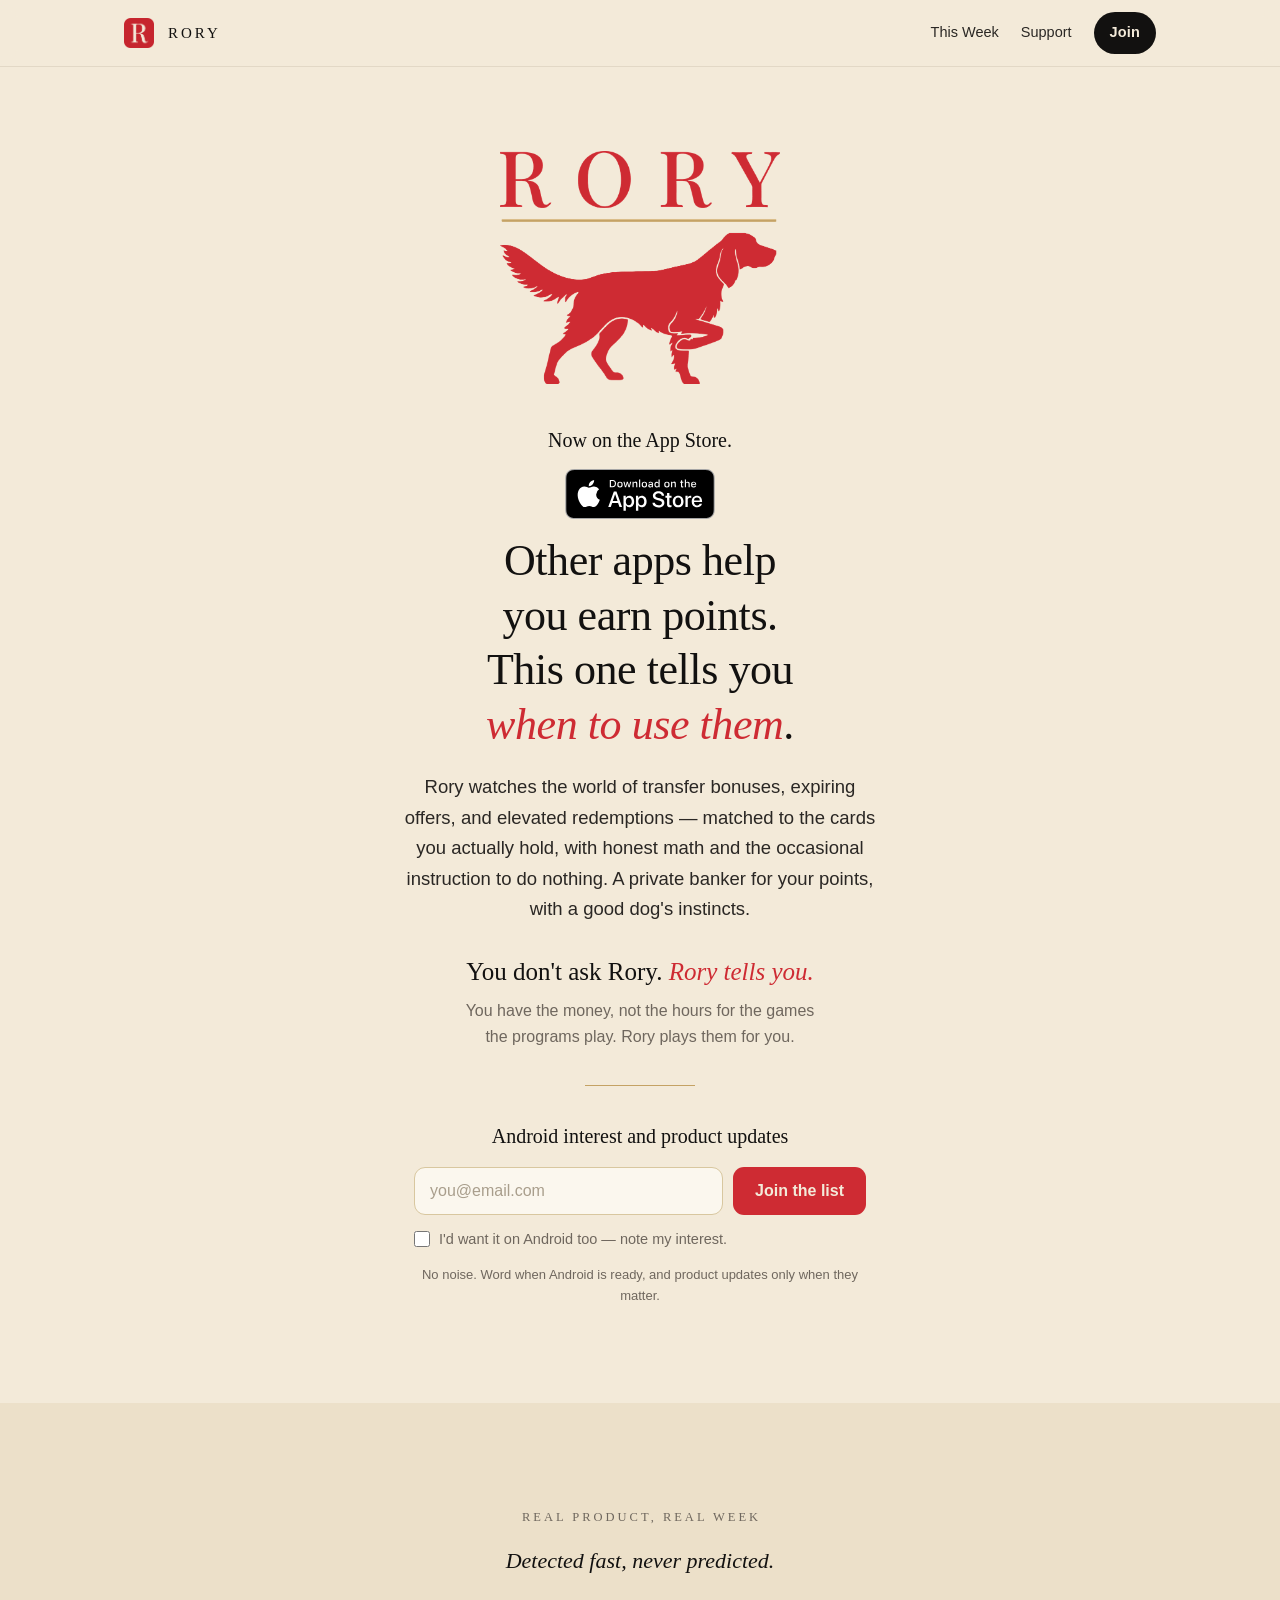
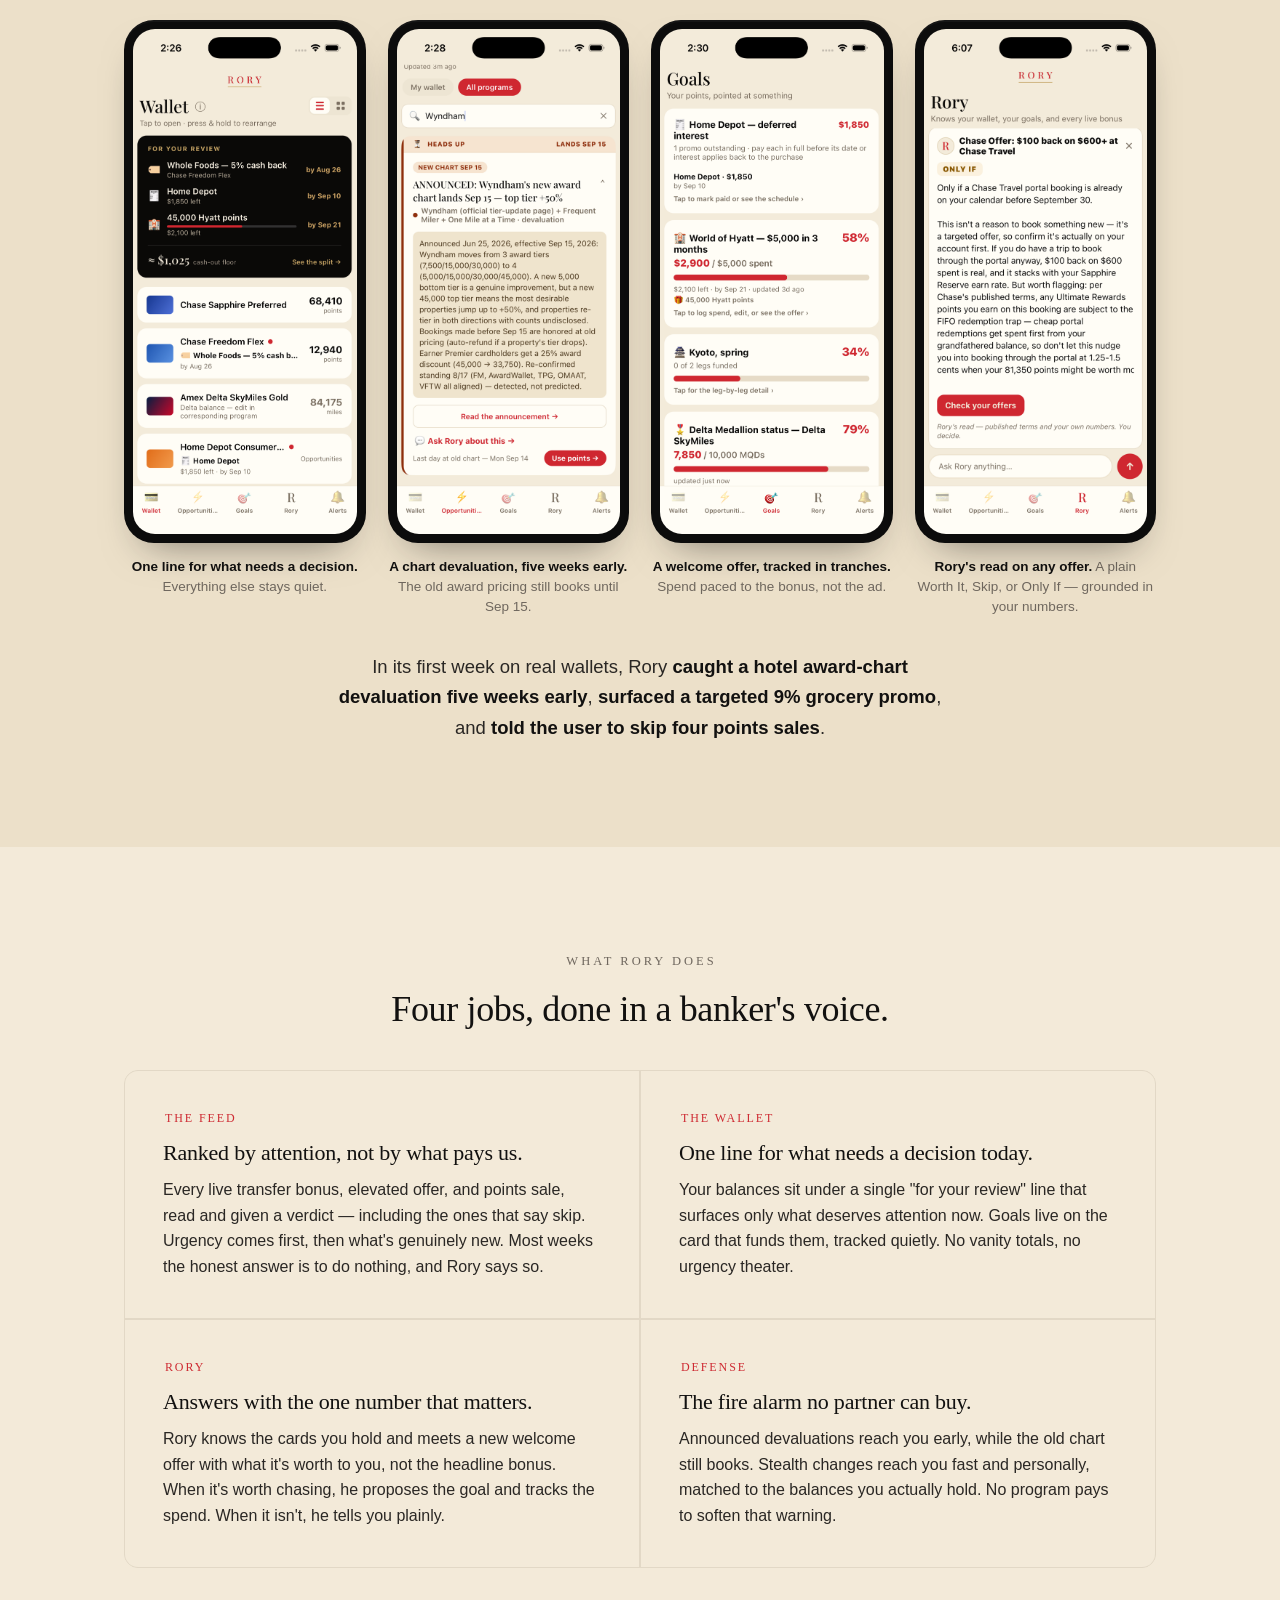
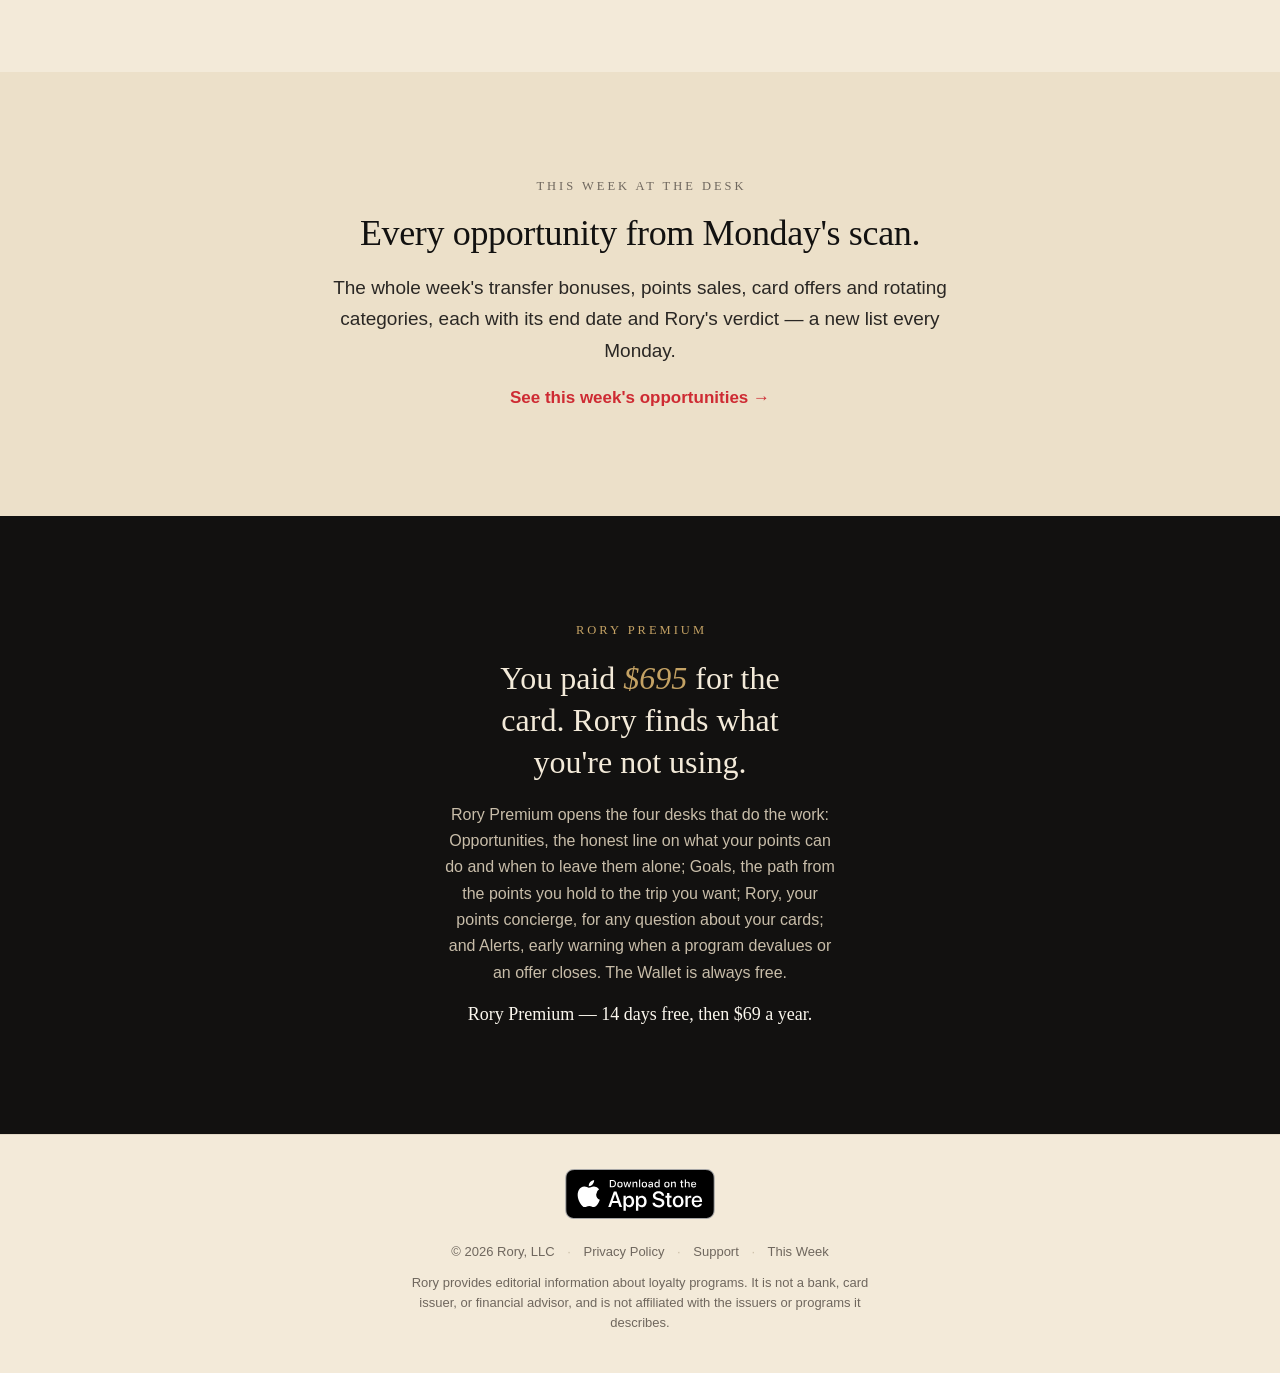
<file: index.html>
<!doctype html>
<html lang="en">
<head>
<meta charset="utf-8">
<meta name="viewport" content="width=device-width, initial-scale=1">
<script>document.documentElement.className += ' js';</script>
<title>RORY — Other apps help you earn points. This one tells you when to use them.</title>
<meta name="description" content="Rory is a private banker for your credit-card points: one honest line for what needs a decision today, verdicts that include 'skip', and early warning when a program devalues. Now on the App Store.">
<link rel="canonical" href="https://rorypoints.com/">

<!-- Open Graph / social -->
<meta property="og:type" content="website">
<meta property="og:site_name" content="Rory">
<meta property="og:url" content="https://rorypoints.com/">
<meta property="og:title" content="Other apps help you earn points. This one tells you when to use them.">
<meta property="og:description" content="A private banker for your points. Honest verdicts — including the instruction to do nothing — matched to the cards you actually hold.">
<meta property="og:image" content="https://rorypoints.com/assets/crest.png">
<meta property="og:image:alt" content="The RORY crest — an Irish Setter above a gold rule.">
<meta name="twitter:card" content="summary">
<meta name="twitter:title" content="RORY — when to use your points, not just how to earn them">
<meta name="twitter:description" content="Honest, wallet-matched alerts about the best moments to use your points — and when to skip. Now on the App Store.">
<meta name="twitter:image" content="https://rorypoints.com/assets/crest.png">
<meta name="theme-color" content="#F3EAD9">

<link rel="icon" type="image/png" sizes="32x32" href="assets/favicon-32.png">
<link rel="icon" type="image/png" sizes="512x512" href="assets/favicon-512.png">
<link rel="apple-touch-icon" href="assets/apple-touch-icon.png">
<link rel="stylesheet" href="assets/site.css">
</head>
<body>

<header class="topbar">
  <div class="wrap">
    <a class="brandmark" href="/"><img src="assets/favicon-512.png" alt="">Rory</a>
    <nav class="topnav">
      <a class="plain" href="this-week/">This Week</a>
      <a class="plain" href="support.html">Support</a>
      <a class="cta" href="#join">Join</a>
    </nav>
  </div>
</header>

<main>

  <!-- ── Hero ─────────────────────────────────────────────────── -->
  <section class="band hero">
    <div class="wrap">
      <img class="crest" src="assets/crest.png" alt="RORY — the Irish Setter crest">
      <div class="store">
        <p class="now">Now on the App Store.</p>
        <a class="appstore" href="https://apps.apple.com/app/apple-store/id6804279759?pt=129220062&amp;ct=website&amp;mt=8"><img src="assets/app-store-badge.svg" alt="Download Rory on the App Store" width="150" height="50"></a>
      </div>
      <h1>Other apps help you earn points.<br>This one tells you <em>when to use them</em>.</h1>
      <p class="banker">Rory watches the world of transfer bonuses, expiring offers, and elevated redemptions — matched to the cards you actually hold, with honest math and the occasional instruction to do nothing. A private banker for your points, with a good dog's instincts.</p>
      <p class="tell">You don't ask Rory. <em>Rory tells you.</em></p>
      <p class="navigator">You have the money, not the hours for the games the programs play. Rory plays them for you.</p>

      <div class="goldrule"></div>

      <form class="capture" id="join" data-source="hero" novalidate>
        <div class="cap-head">Android interest and product updates</div>
        <div class="row">
          <input type="email" name="email" placeholder="you@email.com" autocomplete="email" aria-label="Email address" required>
          <button type="submit">Join the list</button>
        </div>
        <label class="check">
          <input type="checkbox" name="android">
          <span>I'd want it on Android too — note my interest.</span>
        </label>
        <p class="fineprint">No noise. Word when Android is ready, and product updates only when they matter.</p>
        <p class="msg" role="status" aria-live="polite"></p>
      </form>
    </div>
  </section>

  <!-- ── Proof strip ──────────────────────────────────────────── -->
  <section class="band band--alt proof reveal" id="proof">
    <div class="wrap">
      <p class="eyebrow" style="text-align:center">Real product, real week</p>
      <p class="fence">Detected fast, never predicted.</p>

      <div class="shots">
        <div class="shot"><figure>
          <div class="phone"><img src="assets/shot-wallet.png" alt="Rory Wallet screen — the For Your Review attention stack with a cash-out floor" loading="lazy" width="640" height="1390"></div>
          <figcaption><b>One line for what needs a decision.</b> Everything else stays quiet.</figcaption>
        </figure></div>
        <div class="shot"><figure>
          <div class="phone"><img src="assets/shot-heads-up.png" alt="Rory Heads Up card — Wyndham's new award chart detected five weeks early, top tier up 50%" loading="lazy" width="640" height="1390"></div>
          <figcaption><b>A chart devaluation, five weeks early.</b> The old award pricing still books until Sep&nbsp;15.</figcaption>
        </figure></div>
        <div class="shot"><figure>
          <div class="phone"><img src="assets/shot-goals.png" alt="Rory Goals screen — a Home Depot deferred-interest payoff, a World of Hyatt welcome-offer spend goal, and a Delta status tracker" loading="lazy" width="640" height="1390"></div>
          <figcaption><b>A welcome offer, tracked in tranches.</b> Spend paced to the bonus, not the ad.</figcaption>
        </figure></div>
        <div class="shot"><figure>
          <div class="phone"><img src="assets/shot-rory.png" alt="Rory chat — an Only If verdict on a Chase Travel offer, grounded in the user's own points and flagging Chase's FIFO redemption trap" loading="lazy" width="640" height="1390"></div>
          <figcaption><b>Rory's read on any offer.</b> A plain Worth&nbsp;It, Skip, or Only&nbsp;If — grounded in your numbers.</figcaption>
        </figure></div>
      </div>

      <p class="story">In its first week on real wallets, Rory <b>caught a hotel award-chart devaluation five weeks early</b>, <b>surfaced a targeted 9% grocery promo</b>, and <b>told the user to skip four points sales</b>.</p>
    </div>
  </section>

  <!-- ── Feature blocks ───────────────────────────────────────── -->
  <section class="band reveal" id="features">
    <div class="wrap">
      <p class="eyebrow" style="text-align:center">What Rory does</p>
      <h2 style="text-align:center">Four jobs, done in a banker's voice.</h2>

      <div class="features">
        <div class="feature">
          <div class="k">The Feed</div>
          <h3>Ranked by attention, not by what pays us.</h3>
          <p>Every live transfer bonus, elevated offer, and points sale, read and given a verdict — including the ones that say skip. Urgency comes first, then what's genuinely new. Most weeks the honest answer is to do nothing, and Rory says so.</p>
        </div>
        <div class="feature">
          <div class="k">The Wallet</div>
          <h3>One line for what needs a decision today.</h3>
          <p>Your balances sit under a single "for your review" line that surfaces only what deserves attention now. Goals live on the card that funds them, tracked quietly. No vanity totals, no urgency theater.</p>
        </div>
        <div class="feature">
          <div class="k">Rory</div>
          <h3>Answers with the one number that matters.</h3>
          <p>Rory knows the cards you hold and meets a new welcome offer with what it's worth to you, not the headline bonus. When it's worth chasing, he proposes the goal and tracks the spend. When it isn't, he tells you plainly.</p>
        </div>
        <div class="feature">
          <div class="k">Defense</div>
          <h3>The fire alarm no partner can buy.</h3>
          <p>Announced devaluations reach you early, while the old chart still books. Stealth changes reach you fast and personally, matched to the balances you actually hold. No program pays to soften that warning.</p>
        </div>
      </div>
    </div>
  </section>

  <!-- ── This-week band ───────────────────────────────────────── -->
  <section class="band band--alt deskband reveal">
    <div class="wrap">
      <p class="eyebrow">This week at the desk</p>
      <h2>Every opportunity from Monday's scan.</h2>
      <p class="lede" style="margin:0 auto">The whole week's transfer bonuses, points sales, card offers and rotating categories, each with its end date and Rory's verdict — a new list every Monday.</p>
      <a class="go" href="this-week/">See this week's opportunities →</a>
    </div>
  </section>

  <!-- ── Rory Premium ───────────────────────────────────── -->
  <section class="band band--ink reserve reveal">
    <div class="wrap">
      <p class="eyebrow">Rory Premium</p>
      <p class="receipt">You paid <em>$695</em> for the card. Rory finds what you're not using.</p>
      <p class="note">Rory Premium opens the four desks that do the work: Opportunities, the honest line on what your points can do and when to leave them alone; Goals, the path from the points you hold to the trip you want; Rory, your points concierge, for any question about your cards; and Alerts, early warning when a program devalues or an offer closes. The Wallet is always free.</p>
      <p class="pricing">Rory Premium — 14 days free, then $69 a year.</p>
    </div>
  </section>

</main>

<footer>
  <a class="appstore" href="https://apps.apple.com/app/apple-store/id6804279759?pt=129220062&amp;ct=website&amp;mt=8"><img src="assets/app-store-badge.svg" alt="Download Rory on the App Store" width="150" height="50"></a>
  <div class="links">
    &copy; 2026 Rory, LLC
    <span class="sep">·</span> <a href="privacy.html">Privacy Policy</a>
    <span class="sep">·</span> <a href="support.html">Support</a>
    <span class="sep">·</span> <a href="this-week/">This Week</a>
  </div>
  <p class="disclaimer">Rory provides editorial information about loyalty programs. It is not a bank, card issuer, or financial advisor, and is not affiliated with the issuers or programs it describes.</p>
</footer>

<script src="assets/site.js"></script>
</body>
</html>
</file>
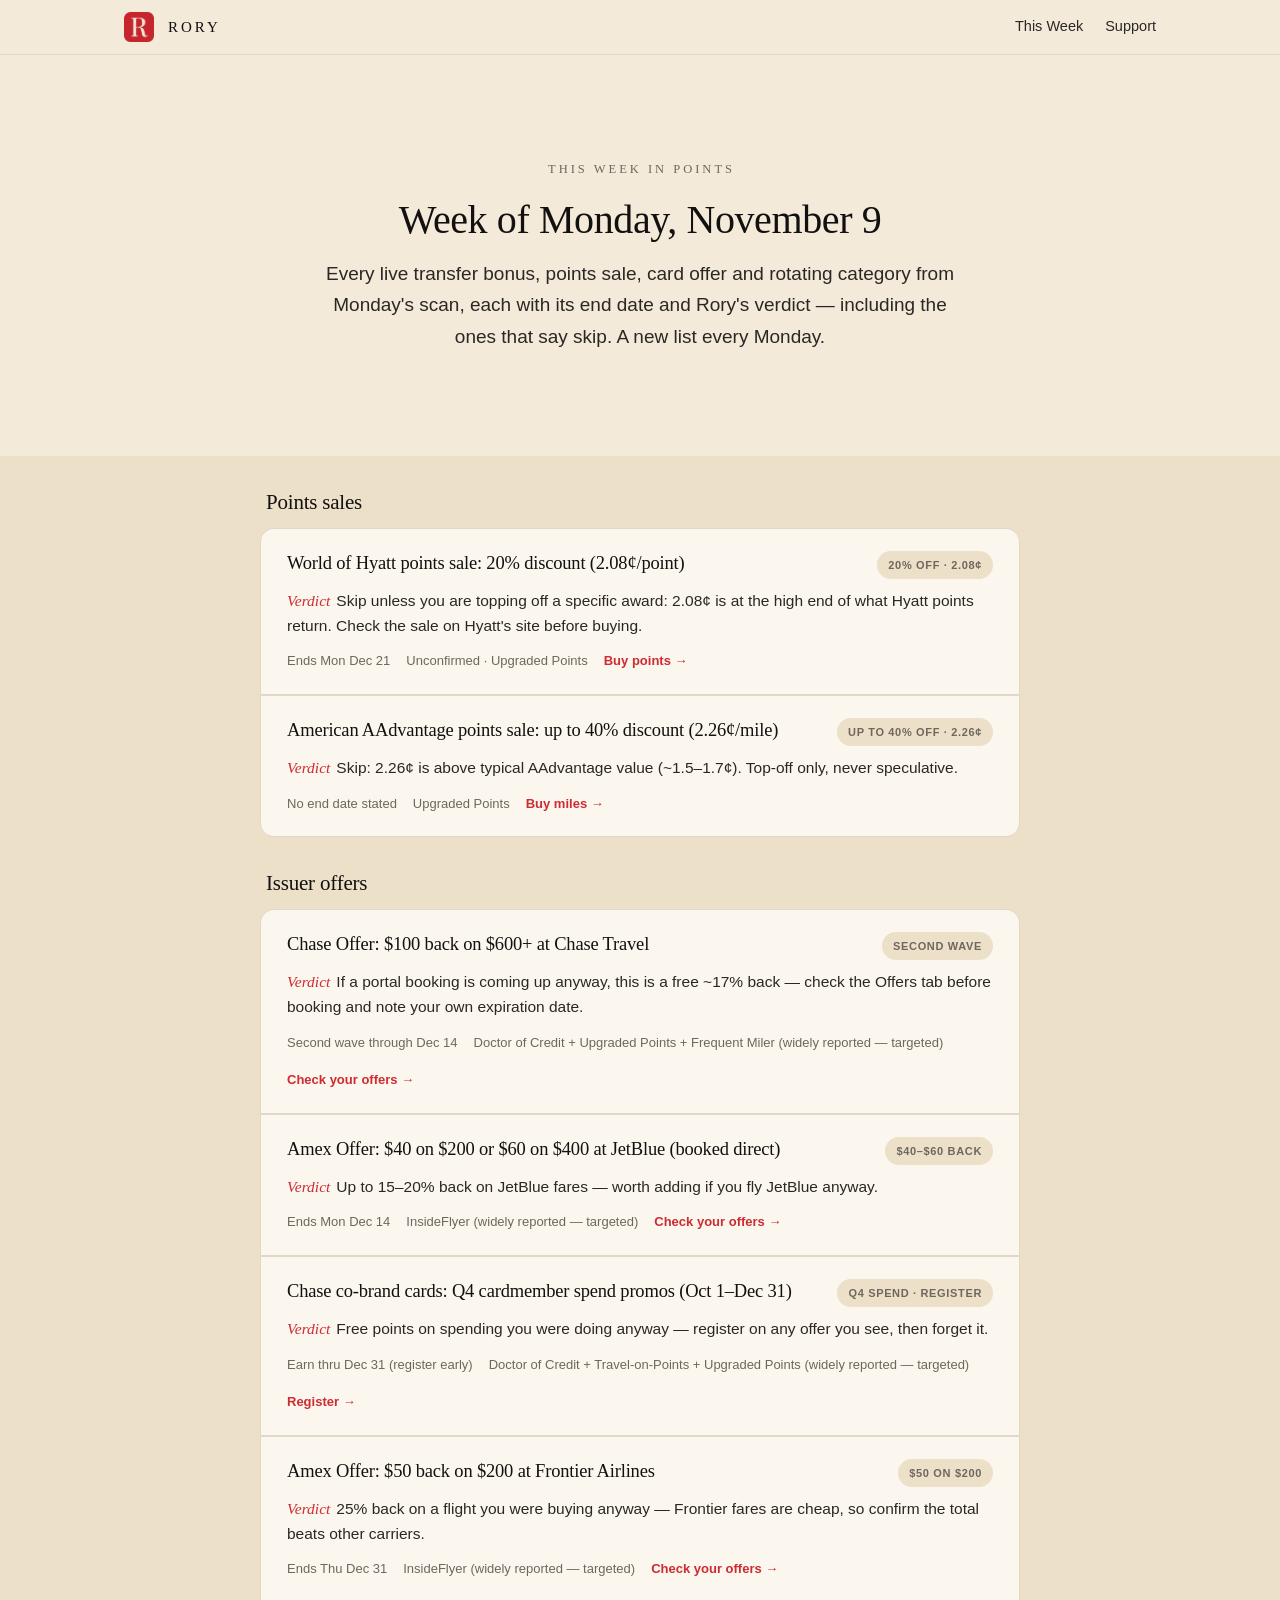
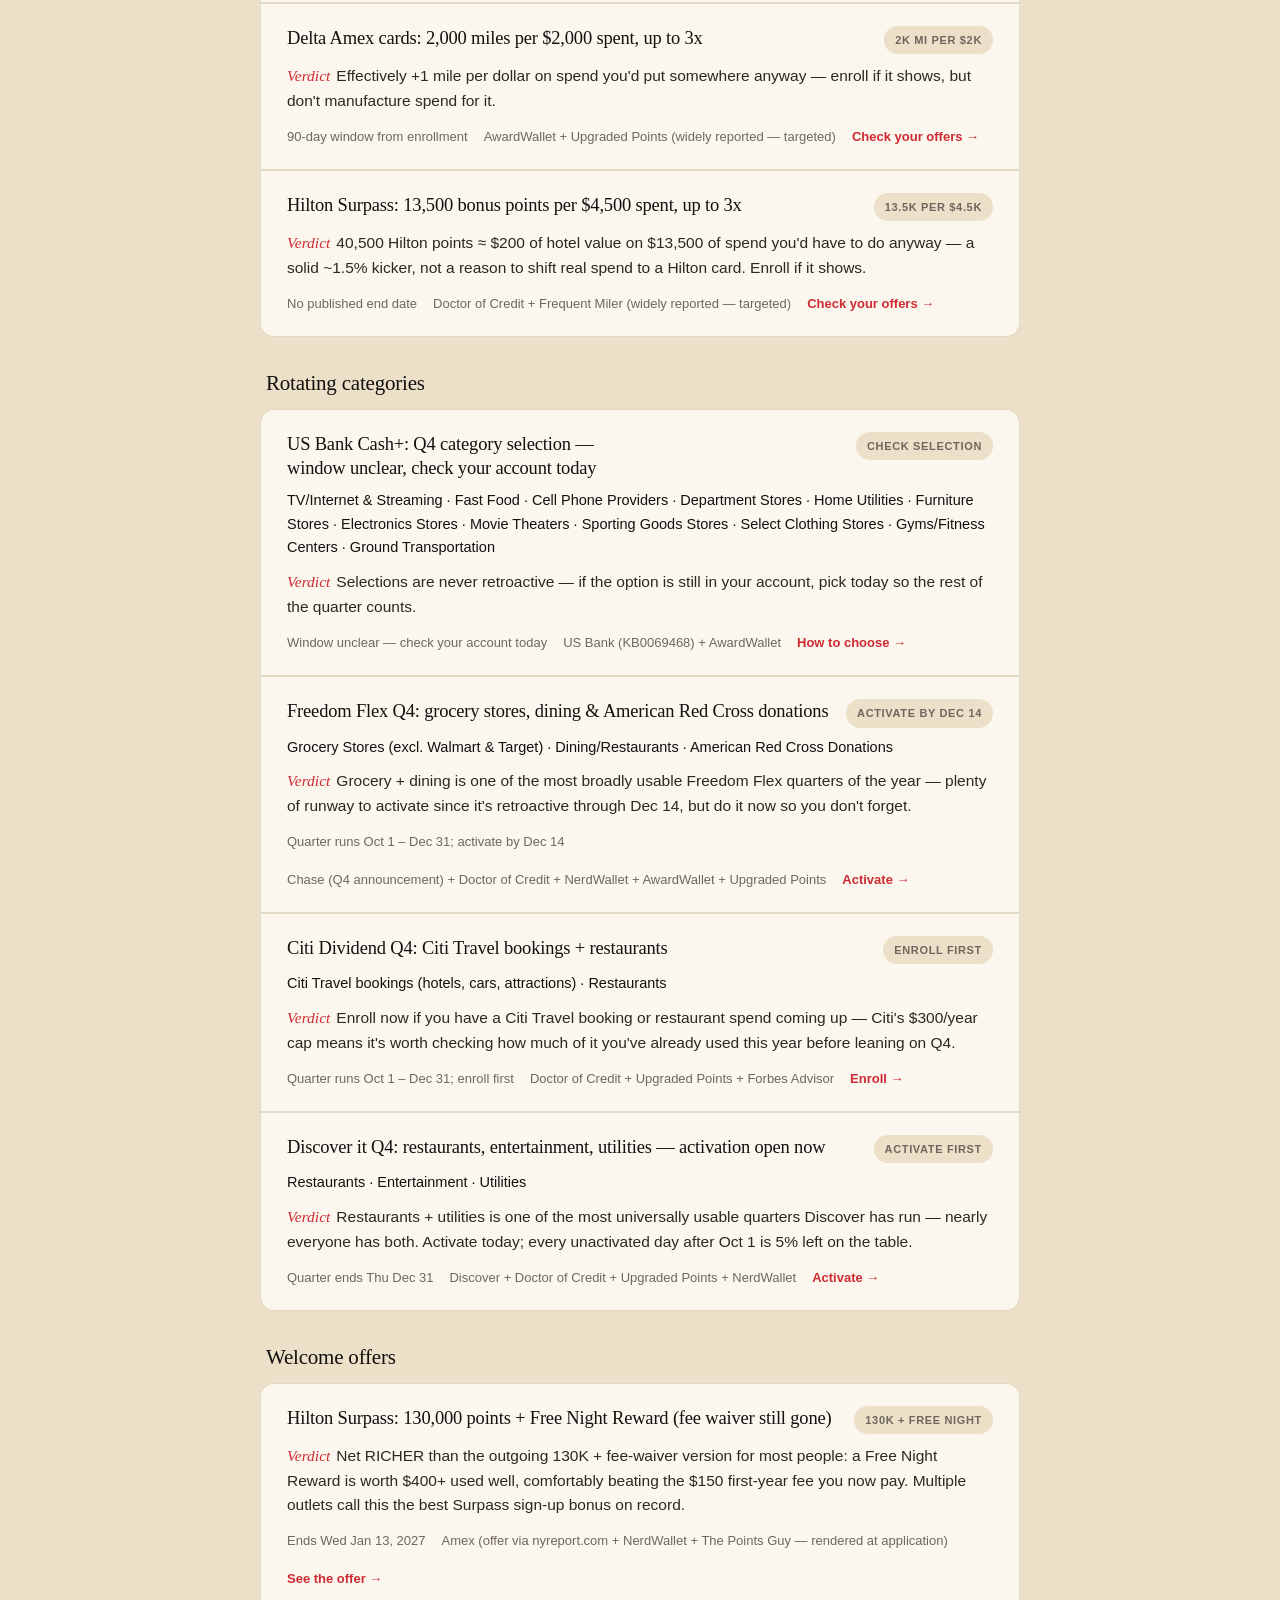
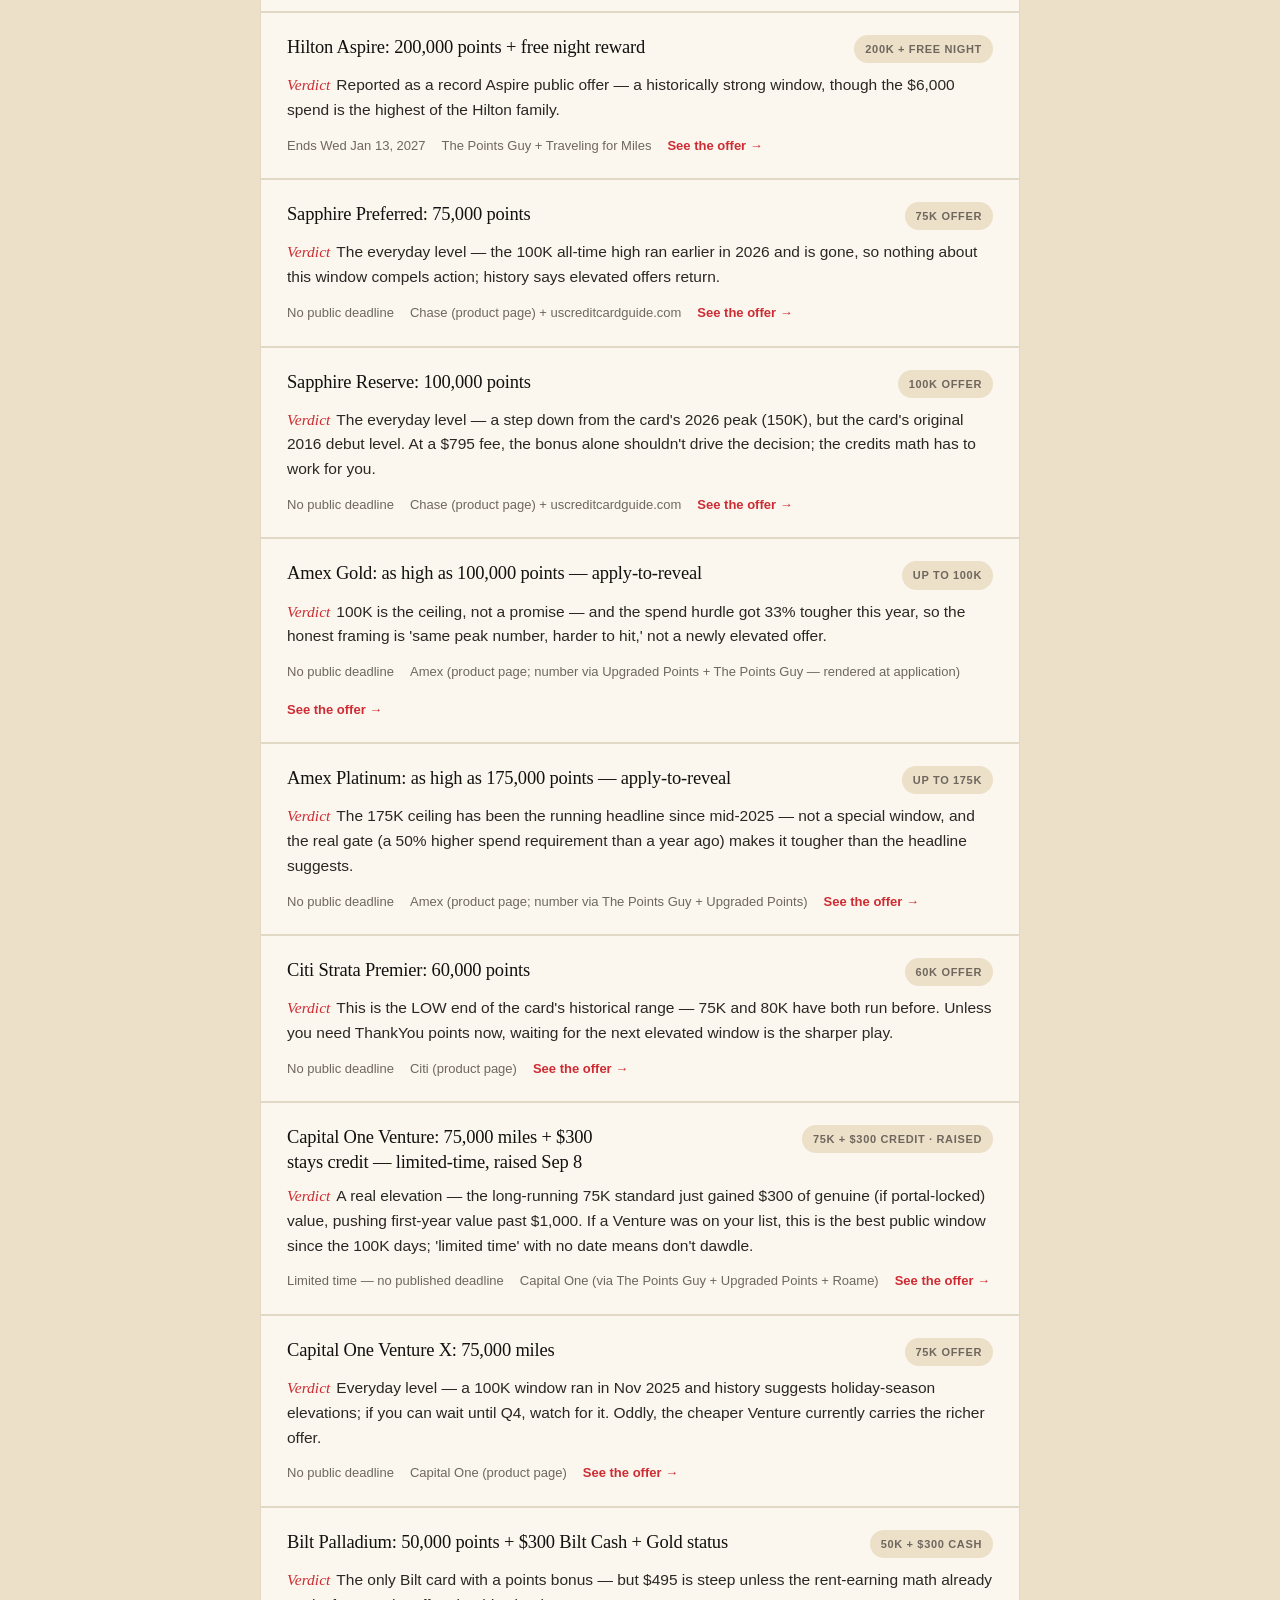
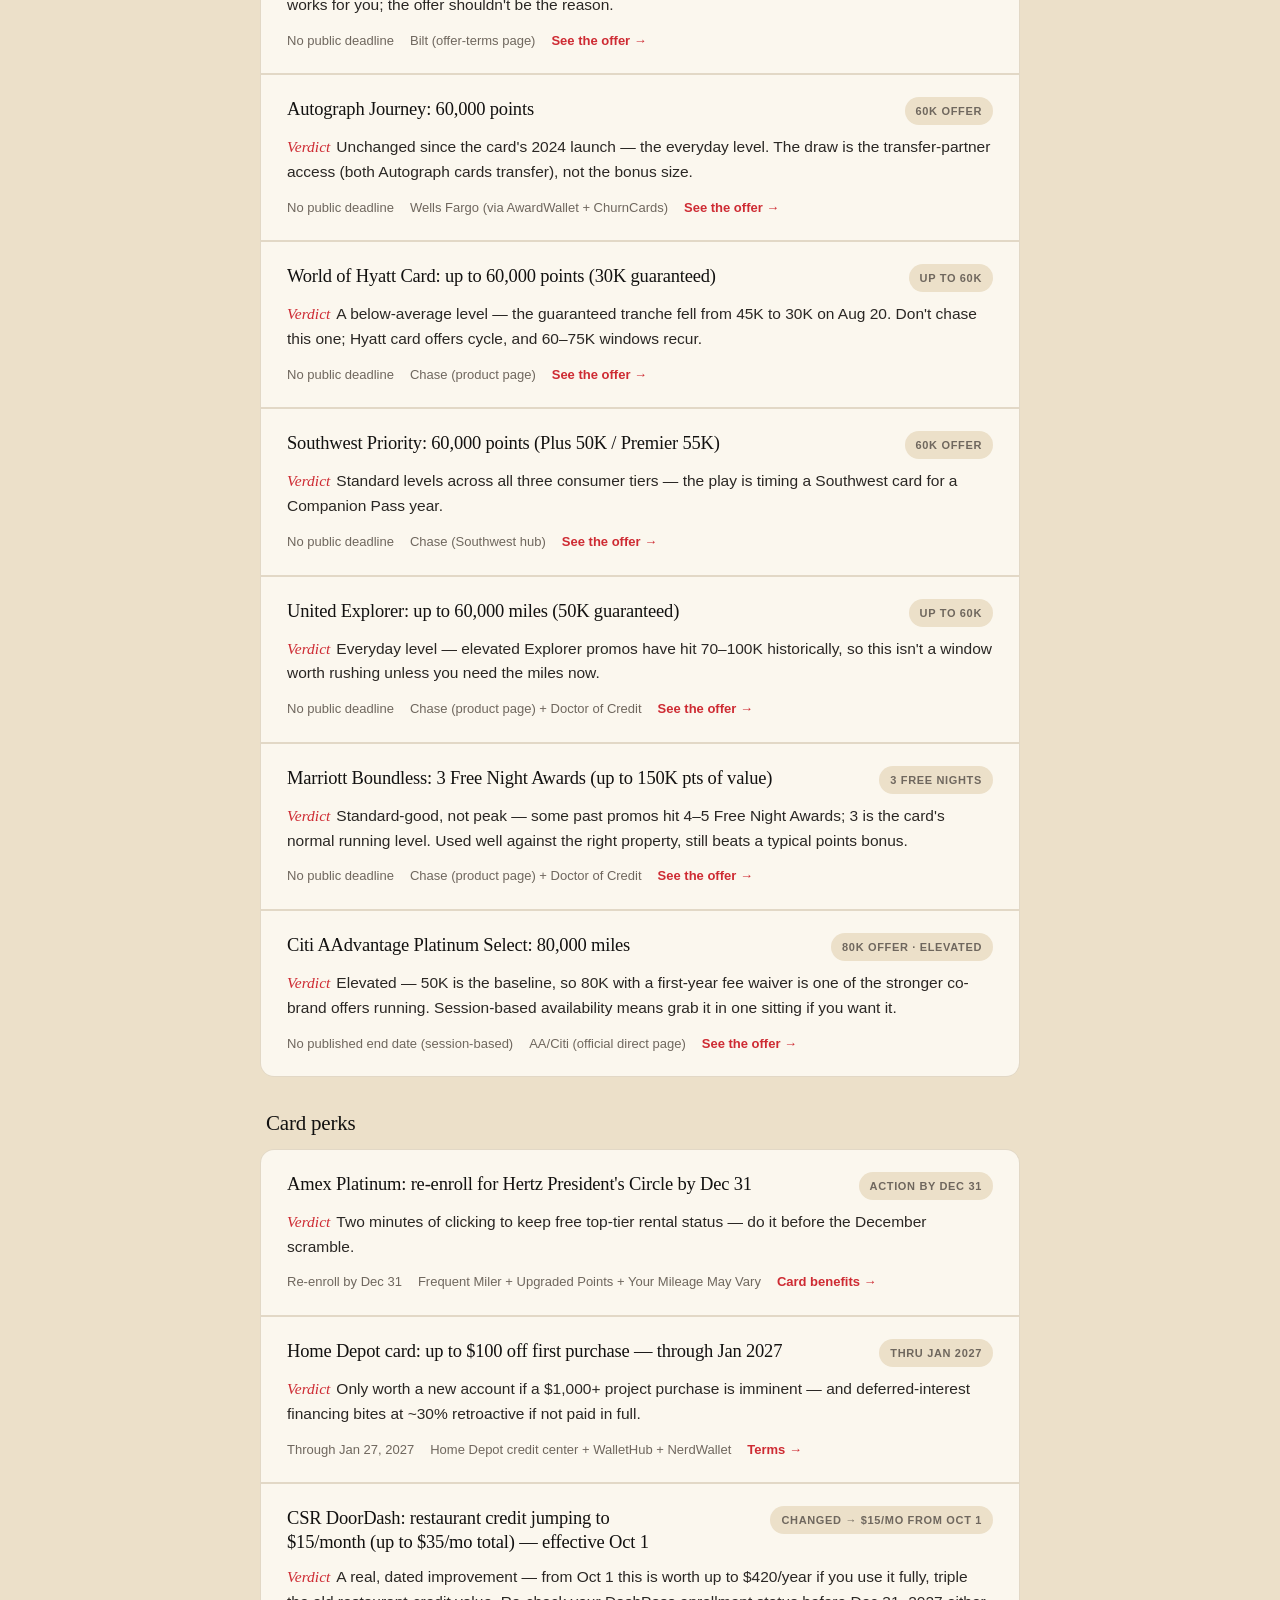
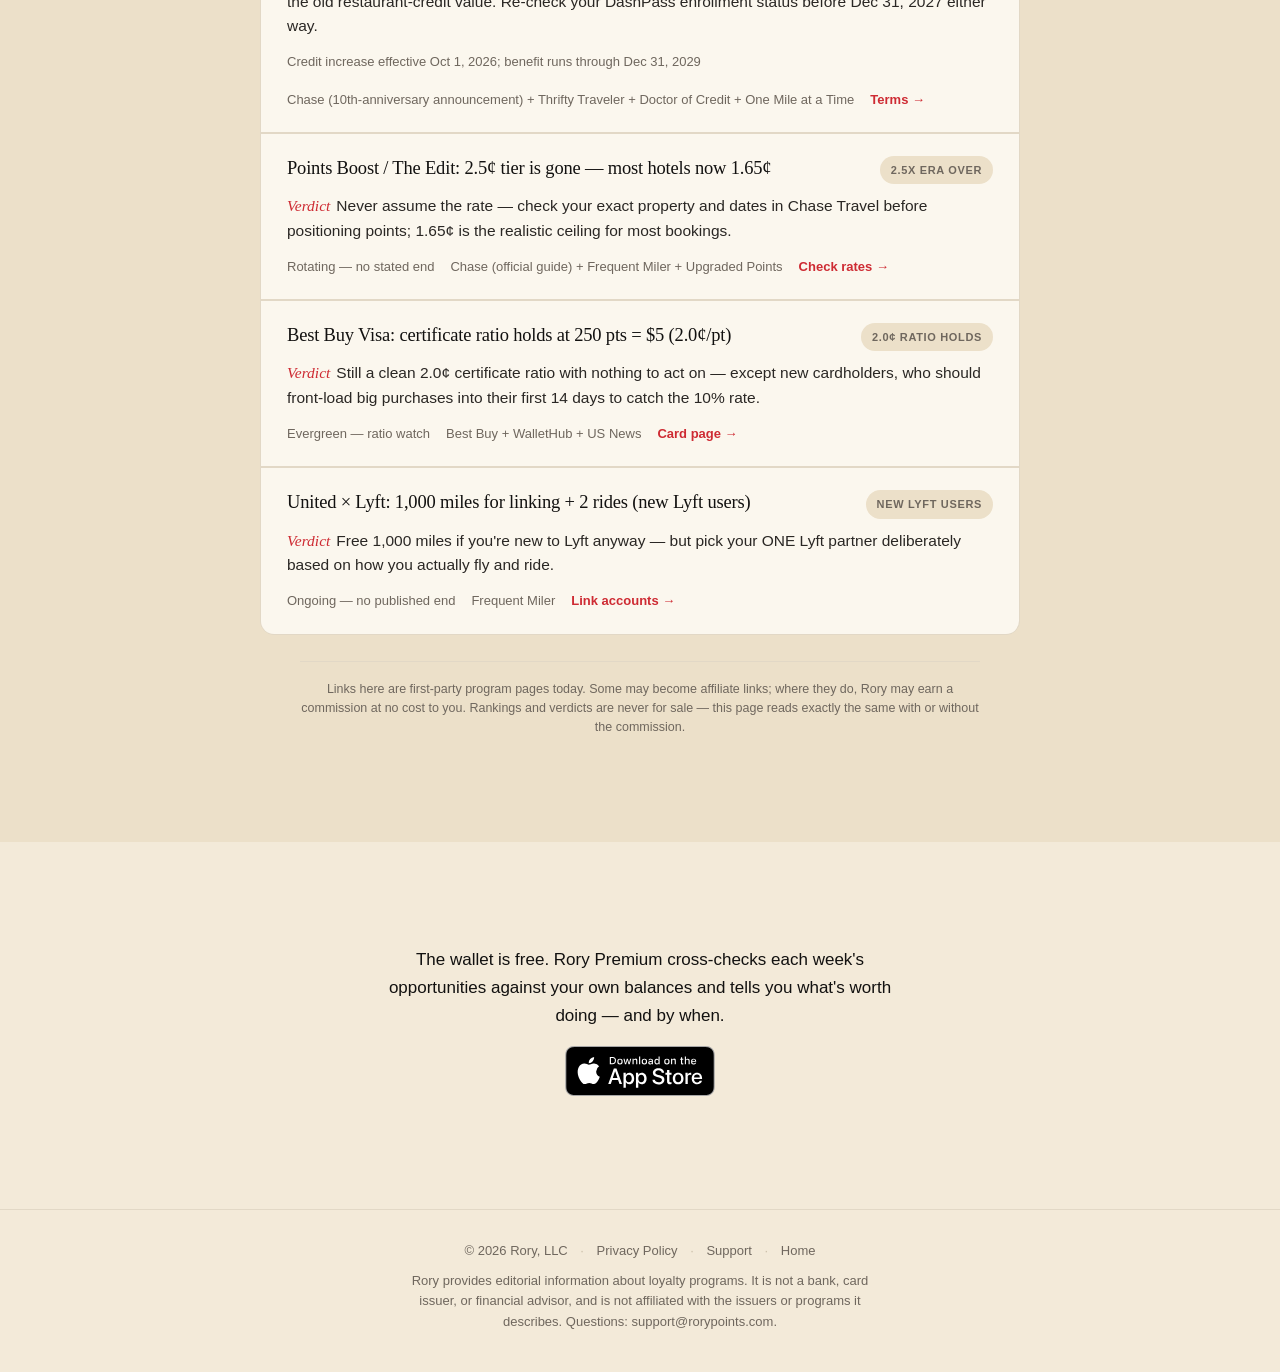
<file: this-week/index.html>
<!doctype html>
<html lang="en">
<head>
<meta charset="utf-8">
<meta name="viewport" content="width=device-width, initial-scale=1">
<title>This week in points — November 9, 2026 · Rory</title>
<meta name="description" content="Every live transfer bonus, points sale, card offer, rotating category and welcome offer from Monday's scan, the week of November 9, 2026, each with its end date and Rory's verdict — including the ones that say skip.">
<meta name="rory:as-of" content="2026-11-09">
<meta name="rory:source" content="data/scan-2026-11-09.json@8a52abe">
<link rel="canonical" href="https://rorypoints.com/this-week/">
<meta property="og:type" content="article">
<meta property="og:site_name" content="Rory">
<meta property="og:url" content="https://rorypoints.com/this-week/">
<meta property="og:title" content="This week in points — November 9, 2026">
<meta property="og:description" content="Every live transfer bonus, points sale, card offer, rotating category and welcome offer from Monday's scan, the week of November 9, 2026, each with its end date and Rory's verdict — including the ones that say skip.">
<meta property="og:image" content="https://rorypoints.com/assets/crest.png">
<meta name="twitter:card" content="summary">
<meta name="theme-color" content="#F3EAD9">
<link rel="icon" type="image/png" sizes="32x32" href="/assets/favicon-32.png">
<link rel="apple-touch-icon" href="/assets/apple-touch-icon.png">
<link rel="stylesheet" href="/assets/site.css">
<style>
  .digest-head h1{font-family:var(--serif);font-weight:400;color:var(--ink);font-size:clamp(28px,4.4vw,40px);line-height:1.2;margin:6px 0 14px}
  .group{max-width:760px;margin:0 auto;padding-top:34px}
  .group .rows{margin-top:12px}
  .ghead{font-family:var(--serif);font-weight:400;font-size:21px;color:var(--ink);margin:0;padding:0 6px}
  .drow .cats{margin-top:8px;font-size:14.5px;color:var(--ink)}
  .drow .meta span{overflow-wrap:anywhere}
  .handoff{text-align:center;max-width:560px;margin:0 auto;padding:0 24px}
  .handoff p{font-size:17px;color:var(--ink);margin:0 0 16px}
  .handoff .appstore{display:inline-block;line-height:0}
  .handoff .appstore img{width:150px;height:50px}
  .ended{display:none}
</style>
</head>
<body>

<header class="topbar">
  <div class="wrap">
    <a class="brandmark" href="/"><img src="/assets/favicon-512.png" alt="">Rory</a>
    <nav class="topnav">
      <a class="plain" href="/this-week/">This Week</a>
      <a class="plain" href="/support.html">Support</a>
    </nav>
  </div>
</header>

<main>
  <section class="band digest-head">
    <div class="wrap">
      <p class="eyebrow">This week in points</p>
      <h1>Week of Monday, November 9</h1>
      <p class="lede" style="margin:0 auto">Every live transfer bonus, points sale, card offer and rotating category from Monday's scan, each with its end date and Rory's verdict — including the ones that say skip. A new list every Monday.</p>
    </div>
  </section>

  <section class="band band--alt" style="padding-top:0">
    <div class="wrap">
    <section class="group">
      <h2 class="ghead">Transfer bonuses</h2>
      <div class="rows">
      <article class="drow" data-end="2026-11-14">
        <div class="top">
          <h3>Citi ThankYou → Cathay Pacific Asia Miles: 10% bonus (1:1.1)</h3>
          <span class="pill">10% · 1:1.1</span>
        </div>
        <p class="verdict"><span class="label">Verdict</span>A small bonus — only worth it if you were already planning an Asia Miles redemption; don't transfer speculatively.</p>
        <div class="meta"><span>Ends Sat Nov 14</span><span>Frequent Miler + AwardWallet + Your Best Credit Cards</span><a href="https://www.thankyou.com/" rel="nofollow noopener" target="_blank">Transfer points →</a></div>
      </article>
      <article class="drow" data-end="2026-11-20">
        <div class="top">
          <h3>Capital One → Virgin Atlantic Flying Club: 30% bonus (1:1.3)</h3>
          <span class="pill">30% · 1:1.3</span>
        </div>
        <p class="verdict"><span class="label">Verdict</span>Worth acting on only with a specific Virgin Atlantic award in hand (e.g. its partner awards on Delta or ANA) — transfers cannot be reversed, so price the redemption first.</p>
        <div class="meta"><span>Ends Fri Nov 20</span><span>Frequent Miler + Your Best Credit Cards</span><a href="https://www.capitalone.com/learn-grow/money-management/venture-miles-transfer-partnerships/" rel="nofollow noopener" target="_blank">Transfer miles →</a></div>
      </article>
      <article class="drow" data-end="2026-11-30">
        <div class="top">
          <h3>Capital One → Air France-KLM Flying Blue: 20% bonus (1:1.2)</h3>
          <span class="pill">20% · 1:1.2</span>
        </div>
        <p class="verdict"><span class="label">Verdict</span>A modest bonus; worth using only against a specific Flying Blue award you have priced, since transfers are one-way.</p>
        <div class="meta"><span>Ends Mon Nov 30</span><span>AwardWallet + Frequent Miler + Your Best Credit Cards</span><a href="https://www.capitalone.com/learn-grow/money-management/venture-miles-transfer-partnerships/" rel="nofollow noopener" target="_blank">Transfer miles →</a></div>
      </article>
      <article class="drow" data-end="2026-11-30">
        <div class="top">
          <h3>Amex → Virgin Atlantic Flying Club: 30% bonus (1:1.3)</h3>
          <span class="pill">30% · 1:1.3</span>
        </div>
        <p class="verdict"><span class="label">Verdict</span>Worth acting on only with a specific Virgin Atlantic award in hand (e.g. its partner awards on Delta or ANA) — transfers cannot be reversed, so price the redemption first.</p>
        <div class="meta"><span>Ends Mon Nov 30</span><span>One Mile at a Time + Your Best Credit Cards + Frequent Miler</span><a href="https://www.americanexpress.com/en-us/benefits/rewards/membership-rewards/" rel="nofollow noopener" target="_blank">Transfer points →</a></div>
      </article>
      <article class="drow" data-end="2026-11-30">
        <div class="top">
          <h3>Citi → Turkish Miles&amp;Smiles: 40% bonus (1:1.4)</h3>
          <span class="pill">40% · 1:1.4</span>
        </div>
        <p class="verdict"><span class="label">Verdict</span>Strong rate, but only with a specific Turkish-bookable Star Alliance award in hand and no need for the miles before December — transfers cannot be reversed.</p>
        <div class="meta"><span>Ends Mon Nov 30</span><span>Your Best Credit Cards + One Mile at a Time + The Points Party</span><a href="https://www.thankyou.com/" rel="nofollow noopener" target="_blank">Transfer points →</a></div>
      </article>
      <article class="drow" data-end="2026-12-01">
        <div class="top">
          <h3>Chase → British Airways Avios: 30% bonus (1:1.3)</h3>
          <span class="pill">30% · 1:1.3</span>
        </div>
        <p class="verdict"><span class="label">Verdict</span>Avios work best on short, distance-priced flights; a 30% bonus helps only against a specific route you have priced, since transfers cannot be reversed.</p>
        <div class="meta"><span>Ends Tue Dec 1</span><span>AwardWallet + Frequent Miler + Your Best Credit Cards</span><a href="https://www.chase.com/personal/credit-cards/ultimate-rewards" rel="nofollow noopener" target="_blank">Transfer points →</a></div>
      </article>
      <article class="drow" data-end="2026-12-01">
        <div class="top">
          <h3>Chase → Iberia Avios: 30% bonus (1:1.3)</h3>
          <span class="pill">30% · 1:1.3</span>
        </div>
        <p class="verdict"><span class="label">Verdict</span>Avios work best on short, distance-priced flights; a 30% bonus helps only against a specific route you have priced, since transfers cannot be reversed.</p>
        <div class="meta"><span>Ends Tue Dec 1</span><span>AwardWallet + Frequent Miler + Your Best Credit Cards</span><a href="https://www.chase.com/personal/credit-cards/ultimate-rewards" rel="nofollow noopener" target="_blank">Transfer points →</a></div>
      </article>
      <article class="drow" data-end="2026-12-01">
        <div class="top">
          <h3>Chase → Aer Lingus AerClub Avios: 30% bonus (1:1.3)</h3>
          <span class="pill">30% · 1:1.3</span>
        </div>
        <p class="verdict"><span class="label">Verdict</span>Avios work best on short, distance-priced flights; a 30% bonus helps only against a specific route you have priced, since transfers cannot be reversed.</p>
        <div class="meta"><span>Ends Tue Dec 1</span><span>AwardWallet + Frequent Miler + Your Best Credit Cards</span><a href="https://www.chase.com/personal/credit-cards/ultimate-rewards" rel="nofollow noopener" target="_blank">Transfer points →</a></div>
      </article>
      <article class="drow" data-end="2026-12-01">
        <div class="top">
          <h3>Capital One → Copa Airlines ConnectMiles: 30% launch bonus</h3>
          <span class="pill">30% · LAUNCH BONUS</span>
        </div>
        <p class="verdict"><span class="label">Verdict</span>The bonus only brings the ratio close to 1:1, so it is not a bargain by itself — use it only for a specific Copa or Star Alliance award you have already priced; transfers cannot be reversed.</p>
        <div class="meta"><span>Ends Tue Dec 1</span><span>Doctor of Credit + AwardWallet + Your Best Credit Cards</span><a href="https://www.capitalone.com/learn-grow/money-management/venture-miles-transfer-partnerships/" rel="nofollow noopener" target="_blank">Transfer points →</a></div>
      </article>
      <article class="drow" data-end="2026-12-03">
        <div class="top">
          <h3>Chase → IHG One Rewards: 80% bonus (1:1.8)</h3>
          <span class="pill">80% · 1:1.8</span>
        </div>
        <p class="verdict"><span class="label">Verdict</span>A strong bonus, but IHG points are typically worth about 0.5–0.7¢ each; it is a fit only if you have a specific IHG stay to book, since transfers are one-way.</p>
        <div class="meta"><span>Ends Thu Dec 3</span><span>AwardWallet + Frequent Miler + Your Best Credit Cards</span><a href="https://www.chase.com/personal/credit-cards/ultimate-rewards" rel="nofollow noopener" target="_blank">Transfer points →</a></div>
      </article>
      <article class="drow" data-end="2026-12-03">
        <div class="top">
          <h3>Chase → Wyndham Rewards: 30% bonus (1:1.3)</h3>
          <span class="pill">30% · 1:1.3</span>
        </div>
        <p class="verdict"><span class="label">Verdict</span>A modest bonus; Wyndham's flat-rate award nights suit a specific stay you have already priced, and transfers cannot be reversed.</p>
        <div class="meta"><span>Ends Thu Dec 3</span><span>AwardWallet + Frequent Miler + Your Best Credit Cards</span><a href="https://www.chase.com/personal/credit-cards/ultimate-rewards" rel="nofollow noopener" target="_blank">Transfer points →</a></div>
      </article>
      </div>
    </section>
    <section class="group">
      <h2 class="ghead">Points sales</h2>
      <div class="rows">
      <article class="drow" data-end="2026-11-18">
        <div class="top">
          <h3>Air Canada Aeroplan points sale: 30% discount (1.90¢/point)</h3>
          <span class="pill">30% OFF · 1.90¢</span>
        </div>
        <p class="verdict"><span class="label">Verdict</span>Skip unless you are topping off a specific award: 1.90¢ is above typical Aeroplan value. Check the sale on Air Canada's site before buying.</p>
        <div class="meta"><span>Ends Wed Nov 18</span><span>Unconfirmed · Upgraded Points</span><a href="https://www.aircanada.com/aeroplan/member/buy-points" rel="nofollow noopener" target="_blank">Buy points →</a></div>
      </article>
      <article class="drow" data-end="2026-11-21">
        <div class="top">
          <h3>Hilton Honors points sale: 120% bonus (0.45¢/pt)</h3>
          <span class="pill">120% BONUS · 0.45¢</span>
        </div>
        <p class="verdict"><span class="label">Verdict</span>Hilton points are worth roughly 0.4–0.5¢, so 0.45¢ is about break-even: top off a specific booked stay only, and check the price on Hilton's site before buying.</p>
        <div class="meta"><span>Ends Sat Nov 21</span><span>Unconfirmed · Doctor of Credit + The Points Guy + Milelion</span><a href="https://www.hilton.com/en/hilton-honors/" rel="nofollow noopener" target="_blank">Buy points →</a></div>
      </article>
      <article class="drow" data-end="2026-11-23">
        <div class="top">
          <h3>Marriott Bonvoy points sale: 55% bonus (0.81¢/pt)</h3>
          <span class="pill">55% BONUS · 0.81¢</span>
        </div>
        <p class="verdict"><span class="label">Verdict</span>Skeptical: Bonvoy points are worth roughly 0.7–0.9¢, so 0.81¢ is break-even. Top-off only; if you hold Ultimate Rewards, Chase's 70% Marriott transfer bonus (through Oct 15) is cheaper.</p>
        <div class="meta"><span>Ends Mon Nov 23</span><span>Upgraded Points</span><a href="https://www.marriott.com/loyalty/redeem/buyPoints1.mi" rel="nofollow noopener" target="_blank">Buy points →</a></div>
      </article>
      <article class="drow" data-end="2026-12-21">
        <div class="top">
          <h3>World of Hyatt points sale: 20% discount (2.08¢/point)</h3>
          <span class="pill">20% OFF · 2.08¢</span>
        </div>
        <p class="verdict"><span class="label">Verdict</span>Skip unless you are topping off a specific award: 2.08¢ is at the high end of what Hyatt points return. Check the sale on Hyatt's site before buying.</p>
        <div class="meta"><span>Ends Mon Dec 21</span><span>Unconfirmed · Upgraded Points</span><a href="https://world.hyatt.com/content/gp/en/buy-points.html" rel="nofollow noopener" target="_blank">Buy points →</a></div>
      </article>
      <article class="drow">
        <div class="top">
          <h3>American AAdvantage points sale: up to 40% discount (2.26¢/mile)</h3>
          <span class="pill">UP TO 40% OFF · 2.26¢</span>
        </div>
        <p class="verdict"><span class="label">Verdict</span>Skip: 2.26¢ is above typical AAdvantage value (~1.5–1.7¢). Top-off only, never speculative.</p>
        <div class="meta"><span>No end date stated</span><span>Upgraded Points</span><a href="https://www.aa.com/i18n/aadvantage-program/miles/buy-gift-transfer/buy-miles.jsp" rel="nofollow noopener" target="_blank">Buy miles →</a></div>
      </article>
      </div>
    </section>
    <section class="group">
      <h2 class="ghead">Issuer offers</h2>
      <div class="rows">
      <article class="drow" data-end="2026-11-15">
        <div class="top">
          <h3>Amex Offer: select Hyatt properties — $100 back on $500+</h3>
          <span class="pill">THRU NOV 15</span>
        </div>
        <p class="verdict"><span class="label">Verdict</span>Add it now even without a trip planned — it sits on the card until November.</p>
        <div class="meta"><span>Ends Nov 15</span><span>LoyaltyLobby + Frequent Miler (widely reported — targeted)</span><a href="https://www.americanexpress.com/en-us/benefits/offers/" rel="nofollow noopener" target="_blank">Check your offers →</a></div>
      </article>
      <article class="drow" data-end="2026-11-15">
        <div class="top">
          <h3>Amex Offer: Small Luxury Hotels — $100 back on $300+</h3>
          <span class="pill">$100 ON $300</span>
        </div>
        <p class="verdict"><span class="label">Verdict</span>33% back on a luxury independent stay you'd book anyway is one of the richer hotel Amex Offers running — but the pay-at-hotel requirement is easy to trip on; choose a non-prepaid rate or the credit never triggers.</p>
        <div class="meta"><span>Ends Sun Nov 15</span><span>Doctor of Credit + Frequent Miler + Upgraded Points (widely reported — targeted)</span><a href="https://www.americanexpress.com/en-us/benefits/offers/" rel="nofollow noopener" target="_blank">Check your offers →</a></div>
      </article>
      <article class="drow" data-end="2026-11-30">
        <div class="top">
          <h3>Amex Offer: Hilton luxury brands — $250 back on $1,250+</h3>
          <span class="pill">THRU NOV 30</span>
        </div>
        <p class="verdict"><span class="label">Verdict</span>20% back on stays that expensive is meaningful — narrower audience, but check if you hold a premium Amex.</p>
        <div class="meta"><span>Ends Nov 30</span><span>Frequent Miler + Doctor of Credit (widely reported — targeted)</span><a href="https://www.americanexpress.com/en-us/benefits/offers/" rel="nofollow noopener" target="_blank">Check your offers →</a></div>
      </article>
      <article class="drow" data-end="2026-12-14">
        <div class="top">
          <h3>Chase Offer: $100 back on $600+ at Chase Travel</h3>
          <span class="pill">SECOND WAVE</span>
        </div>
        <p class="verdict"><span class="label">Verdict</span>If a portal booking is coming up anyway, this is a free ~17% back — check the Offers tab before booking and note your own expiration date.</p>
        <div class="meta"><span>Second wave through Dec 14</span><span>Doctor of Credit + Upgraded Points + Frequent Miler (widely reported — targeted)</span><a href="https://www.chase.com/personal/merchant-offers" rel="nofollow noopener" target="_blank">Check your offers →</a></div>
      </article>
      <article class="drow" data-end="2026-12-14">
        <div class="top">
          <h3>Amex Offer: $40 on $200 or $60 on $400 at JetBlue (booked direct)</h3>
          <span class="pill">$40–$60 BACK</span>
        </div>
        <p class="verdict"><span class="label">Verdict</span>Up to 15–20% back on JetBlue fares — worth adding if you fly JetBlue anyway.</p>
        <div class="meta"><span>Ends Mon Dec 14</span><span>InsideFlyer (widely reported — targeted)</span><a href="https://www.americanexpress.com/en-us/benefits/offers/" rel="nofollow noopener" target="_blank">Check your offers →</a></div>
      </article>
      <article class="drow" data-end="2026-12-31">
        <div class="top">
          <h3>Chase co-brand cards: Q4 cardmember spend promos (Oct 1–Dec 31)</h3>
          <span class="pill">Q4 SPEND · REGISTER</span>
        </div>
        <p class="verdict"><span class="label">Verdict</span>Free points on spending you were doing anyway — register on any offer you see, then forget it.</p>
        <div class="meta"><span>Earn thru Dec 31 (register early)</span><span>Doctor of Credit + Travel-on-Points + Upgraded Points (widely reported — targeted)</span><a href="https://www.chase.com/mybonus" rel="nofollow noopener" target="_blank">Register →</a></div>
      </article>
      <article class="drow" data-end="2026-12-31">
        <div class="top">
          <h3>Amex Offer: $50 back on $200 at Frontier Airlines</h3>
          <span class="pill">$50 ON $200</span>
        </div>
        <p class="verdict"><span class="label">Verdict</span>25% back on a flight you were buying anyway — Frontier fares are cheap, so confirm the total beats other carriers.</p>
        <div class="meta"><span>Ends Thu Dec 31</span><span>InsideFlyer (widely reported — targeted)</span><a href="https://www.americanexpress.com/en-us/benefits/offers/" rel="nofollow noopener" target="_blank">Check your offers →</a></div>
      </article>
      <article class="drow">
        <div class="top">
          <h3>Delta Amex cards: 2,000 miles per $2,000 spent, up to 3x</h3>
          <span class="pill">2K MI PER $2K</span>
        </div>
        <p class="verdict"><span class="label">Verdict</span>Effectively +1 mile per dollar on spend you'd put somewhere anyway — enroll if it shows, but don't manufacture spend for it.</p>
        <div class="meta"><span>90-day window from enrollment</span><span>AwardWallet + Upgraded Points (widely reported — targeted)</span><a href="https://www.americanexpress.com/en-us/benefits/offers/" rel="nofollow noopener" target="_blank">Check your offers →</a></div>
      </article>
      <article class="drow">
        <div class="top">
          <h3>Hilton Surpass: 13,500 bonus points per $4,500 spent, up to 3x</h3>
          <span class="pill">13.5K PER $4.5K</span>
        </div>
        <p class="verdict"><span class="label">Verdict</span>40,500 Hilton points ≈ $200 of hotel value on $13,500 of spend you'd have to do anyway — a solid ~1.5% kicker, not a reason to shift real spend to a Hilton card. Enroll if it shows.</p>
        <div class="meta"><span>No published end date</span><span>Doctor of Credit + Frequent Miler (widely reported — targeted)</span><a href="https://www.americanexpress.com/en-us/benefits/offers/" rel="nofollow noopener" target="_blank">Check your offers →</a></div>
      </article>
      </div>
    </section>
    <section class="group">
      <h2 class="ghead">Rotating categories</h2>
      <div class="rows">
      <article class="drow" data-end="2026-12-26">
        <div class="top">
          <h3>US Bank Cash+: Q4 category selection — window unclear, check your account today</h3>
          <span class="pill">CHECK SELECTION</span>
        </div>
        <p class="cats">TV/Internet &amp; Streaming · Fast Food · Cell Phone Providers · Department Stores · Home Utilities · Furniture Stores · Electronics Stores · Movie Theaters · Sporting Goods Stores · Select Clothing Stores · Gyms/Fitness Centers · Ground Transportation</p>
        <p class="verdict"><span class="label">Verdict</span>Selections are never retroactive — if the option is still in your account, pick today so the rest of the quarter counts.</p>
        <div class="meta"><span>Window unclear — check your account today</span><span>US Bank (KB0069468) + AwardWallet</span><a href="https://www.usbank.com/customer-service/knowledge-base/KB0198361.html" rel="nofollow noopener" target="_blank">How to choose →</a></div>
      </article>
      <article class="drow" data-end="2026-12-31">
        <div class="top">
          <h3>Freedom Flex Q4: grocery stores, dining &amp; American Red Cross donations</h3>
          <span class="pill">ACTIVATE BY DEC 14</span>
        </div>
        <p class="cats">Grocery Stores (excl. Walmart &amp; Target) · Dining/Restaurants · American Red Cross Donations</p>
        <p class="verdict"><span class="label">Verdict</span>Grocery + dining is one of the most broadly usable Freedom Flex quarters of the year — plenty of runway to activate since it's retroactive through Dec 14, but do it now so you don't forget.</p>
        <div class="meta"><span>Quarter runs Oct 1 – Dec 31; activate by Dec 14</span><span>Chase (Q4 announcement) + Doctor of Credit + NerdWallet + AwardWallet + Upgraded Points</span><a href="https://www.chase.com/personal/credit-cards/freedom/freedomfive" rel="nofollow noopener" target="_blank">Activate →</a></div>
      </article>
      <article class="drow" data-end="2026-12-31">
        <div class="top">
          <h3>Citi Dividend Q4: Citi Travel bookings + restaurants</h3>
          <span class="pill">ENROLL FIRST</span>
        </div>
        <p class="cats">Citi Travel bookings (hotels, cars, attractions) · Restaurants</p>
        <p class="verdict"><span class="label">Verdict</span>Enroll now if you have a Citi Travel booking or restaurant spend coming up — Citi's $300/year cap means it's worth checking how much of it you've already used this year before leaning on Q4.</p>
        <div class="meta"><span>Quarter runs Oct 1 – Dec 31; enroll first</span><span>Doctor of Credit + Upgraded Points + Forbes Advisor</span><a href="https://www.citi.com/credit-cards/credit-cards-citi/citi.action?ID=dividend-quarterly-offer" rel="nofollow noopener" target="_blank">Enroll →</a></div>
      </article>
      <article class="drow" data-end="2026-12-31">
        <div class="top">
          <h3>Discover it Q4: restaurants, entertainment, utilities — activation open now</h3>
          <span class="pill">ACTIVATE FIRST</span>
        </div>
        <p class="cats">Restaurants · Entertainment · Utilities</p>
        <p class="verdict"><span class="label">Verdict</span>Restaurants + utilities is one of the most universally usable quarters Discover has run — nearly everyone has both. Activate today; every unactivated day after Oct 1 is 5% left on the table.</p>
        <div class="meta"><span>Quarter ends Thu Dec 31</span><span>Discover + Doctor of Credit + Upgraded Points + NerdWallet</span><a href="https://www.discover.com/credit-cards/cashback-bonus/cashback-calendar.html" rel="nofollow noopener" target="_blank">Activate →</a></div>
      </article>
      </div>
    </section>
    <section class="group">
      <h2 class="ghead">Welcome offers</h2>
      <div class="rows">
      <article class="drow" data-end="2026-11-18">
        <div class="top">
          <h3>IHG One Rewards Premier: 180,000 points</h3>
          <span class="pill">180K OFFER</span>
        </div>
        <p class="verdict"><span class="label">Verdict</span>Strong for this card — the highest public level in this feed (up to 175K before). At IHG's ~0.5¢ values, 180K ≈ $900 of hotel value; worth applying now if you want the card.</p>
        <div class="meta"><span>Ends Wed Nov 18</span><span>Chase (product page)</span><a href="https://creditcards.chase.com/travel-credit-cards/ihg-rewards-club/premier" rel="nofollow noopener" target="_blank">See the offer →</a></div>
      </article>
      <article class="drow" data-end="2027-01-13">
        <div class="top">
          <h3>Hilton Surpass: 130,000 points + Free Night Reward (fee waiver still gone)</h3>
          <span class="pill">130K + FREE NIGHT</span>
        </div>
        <p class="verdict"><span class="label">Verdict</span>Net RICHER than the outgoing 130K + fee-waiver version for most people: a Free Night Reward is worth $400+ used well, comfortably beating the $150 first-year fee you now pay. Multiple outlets call this the best Surpass sign-up bonus on record.</p>
        <div class="meta"><span>Ends Wed Jan 13, 2027</span><span>Amex (offer via nyreport.com + NerdWallet + The Points Guy — rendered at application)</span><a href="https://www.americanexpress.com/us/credit-cards/card/hilton-honors-surpass/" rel="nofollow noopener" target="_blank">See the offer →</a></div>
      </article>
      <article class="drow" data-end="2027-01-13">
        <div class="top">
          <h3>Hilton Aspire: 200,000 points + free night reward</h3>
          <span class="pill">200K + FREE NIGHT</span>
        </div>
        <p class="verdict"><span class="label">Verdict</span>Reported as a record Aspire public offer — a historically strong window, though the $6,000 spend is the highest of the Hilton family.</p>
        <div class="meta"><span>Ends Wed Jan 13, 2027</span><span>The Points Guy + Traveling for Miles</span><a href="https://www.americanexpress.com/us/credit-cards/card/hilton-honors-aspire-credit-card/" rel="nofollow noopener" target="_blank">See the offer →</a></div>
      </article>
      <article class="drow">
        <div class="top">
          <h3>Sapphire Preferred: 75,000 points</h3>
          <span class="pill">75K OFFER</span>
        </div>
        <p class="verdict"><span class="label">Verdict</span>The everyday level — the 100K all-time high ran earlier in 2026 and is gone, so nothing about this window compels action; history says elevated offers return.</p>
        <div class="meta"><span>No public deadline</span><span>Chase (product page) + uscreditcardguide.com</span><a href="https://creditcards.chase.com/rewards-credit-cards/sapphire/preferred" rel="nofollow noopener" target="_blank">See the offer →</a></div>
      </article>
      <article class="drow">
        <div class="top">
          <h3>Sapphire Reserve: 100,000 points</h3>
          <span class="pill">100K OFFER</span>
        </div>
        <p class="verdict"><span class="label">Verdict</span>The everyday level — a step down from the card's 2026 peak (150K), but the card's original 2016 debut level. At a $795 fee, the bonus alone shouldn't drive the decision; the credits math has to work for you.</p>
        <div class="meta"><span>No public deadline</span><span>Chase (product page) + uscreditcardguide.com</span><a href="https://creditcards.chase.com/rewards-credit-cards/sapphire/reserve" rel="nofollow noopener" target="_blank">See the offer →</a></div>
      </article>
      <article class="drow">
        <div class="top">
          <h3>Amex Gold: as high as 100,000 points — apply-to-reveal</h3>
          <span class="pill">UP TO 100K</span>
        </div>
        <p class="verdict"><span class="label">Verdict</span>100K is the ceiling, not a promise — and the spend hurdle got 33% tougher this year, so the honest framing is 'same peak number, harder to hit,' not a newly elevated offer.</p>
        <div class="meta"><span>No public deadline</span><span>Amex (product page; number via Upgraded Points + The Points Guy — rendered at application)</span><a href="https://www.americanexpress.com/us/credit-cards/card/gold-card/" rel="nofollow noopener" target="_blank">See the offer →</a></div>
      </article>
      <article class="drow">
        <div class="top">
          <h3>Amex Platinum: as high as 175,000 points — apply-to-reveal</h3>
          <span class="pill">UP TO 175K</span>
        </div>
        <p class="verdict"><span class="label">Verdict</span>The 175K ceiling has been the running headline since mid-2025 — not a special window, and the real gate (a 50% higher spend requirement than a year ago) makes it tougher than the headline suggests.</p>
        <div class="meta"><span>No public deadline</span><span>Amex (product page; number via The Points Guy + Upgraded Points)</span><a href="https://www.americanexpress.com/us/credit-cards/card/platinum/" rel="nofollow noopener" target="_blank">See the offer →</a></div>
      </article>
      <article class="drow">
        <div class="top">
          <h3>Citi Strata Premier: 60,000 points</h3>
          <span class="pill">60K OFFER</span>
        </div>
        <p class="verdict"><span class="label">Verdict</span>This is the LOW end of the card's historical range — 75K and 80K have both run before. Unless you need ThankYou points now, waiting for the next elevated window is the sharper play.</p>
        <div class="meta"><span>No public deadline</span><span>Citi (product page)</span><a href="https://www.citi.com/credit-cards/citi-strata-premier-credit-card" rel="nofollow noopener" target="_blank">See the offer →</a></div>
      </article>
      <article class="drow">
        <div class="top">
          <h3>Capital One Venture: 75,000 miles + $300 stays credit — limited-time, raised Sep 8</h3>
          <span class="pill">75K + $300 CREDIT · RAISED</span>
        </div>
        <p class="verdict"><span class="label">Verdict</span>A real elevation — the long-running 75K standard just gained $300 of genuine (if portal-locked) value, pushing first-year value past $1,000. If a Venture was on your list, this is the best public window since the 100K days; 'limited time' with no date means don't dawdle.</p>
        <div class="meta"><span>Limited time — no published deadline</span><span>Capital One (via The Points Guy + Upgraded Points + Roame)</span><a href="https://www.capitalone.com/credit-cards/venture/" rel="nofollow noopener" target="_blank">See the offer →</a></div>
      </article>
      <article class="drow">
        <div class="top">
          <h3>Capital One Venture X: 75,000 miles</h3>
          <span class="pill">75K OFFER</span>
        </div>
        <p class="verdict"><span class="label">Verdict</span>Everyday level — a 100K window ran in Nov 2025 and history suggests holiday-season elevations; if you can wait until Q4, watch for it. Oddly, the cheaper Venture currently carries the richer offer.</p>
        <div class="meta"><span>No public deadline</span><span>Capital One (product page)</span><a href="https://www.capitalone.com/credit-cards/venture-x/" rel="nofollow noopener" target="_blank">See the offer →</a></div>
      </article>
      <article class="drow">
        <div class="top">
          <h3>Bilt Palladium: 50,000 points + $300 Bilt Cash + Gold status</h3>
          <span class="pill">50K + $300 CASH</span>
        </div>
        <p class="verdict"><span class="label">Verdict</span>The only Bilt card with a points bonus — but $495 is steep unless the rent-earning math already works for you; the offer shouldn't be the reason.</p>
        <div class="meta"><span>No public deadline</span><span>Bilt (offer-terms page)</span><a href="https://www.biltrewards.com/terms/bilt-card-offer-terms" rel="nofollow noopener" target="_blank">See the offer →</a></div>
      </article>
      <article class="drow">
        <div class="top">
          <h3>Autograph Journey: 60,000 points</h3>
          <span class="pill">60K OFFER</span>
        </div>
        <p class="verdict"><span class="label">Verdict</span>Unchanged since the card's 2024 launch — the everyday level. The draw is the transfer-partner access (both Autograph cards transfer), not the bonus size.</p>
        <div class="meta"><span>No public deadline</span><span>Wells Fargo (via AwardWallet + ChurnCards)</span><a href="https://creditcards.wellsfargo.com/autograph-journey-visa-credit-card/?FPID=0127E1I0P10000&amp;product_code=CC&amp;subproduct_code=MT&amp;sub_channel=WEB&amp;vendor_code=WF&amp;cx_nm=CXNAME_CSMPD_MC" rel="nofollow noopener" target="_blank">See the offer →</a></div>
      </article>
      <article class="drow">
        <div class="top">
          <h3>World of Hyatt Card: up to 60,000 points (30K guaranteed)</h3>
          <span class="pill">UP TO 60K</span>
        </div>
        <p class="verdict"><span class="label">Verdict</span>A below-average level — the guaranteed tranche fell from 45K to 30K on Aug 20. Don't chase this one; Hyatt card offers cycle, and 60–75K windows recur.</p>
        <div class="meta"><span>No public deadline</span><span>Chase (product page)</span><a href="https://creditcards.chase.com/travel-credit-cards/world-of-hyatt-credit-card" rel="nofollow noopener" target="_blank">See the offer →</a></div>
      </article>
      <article class="drow">
        <div class="top">
          <h3>Southwest Priority: 60,000 points (Plus 50K / Premier 55K)</h3>
          <span class="pill">60K OFFER</span>
        </div>
        <p class="verdict"><span class="label">Verdict</span>Standard levels across all three consumer tiers — the play is timing a Southwest card for a Companion Pass year.</p>
        <div class="meta"><span>No public deadline</span><span>Chase (Southwest hub)</span><a href="https://creditcards.chase.com/travel-credit-cards/southwest" rel="nofollow noopener" target="_blank">See the offer →</a></div>
      </article>
      <article class="drow">
        <div class="top">
          <h3>United Explorer: up to 60,000 miles (50K guaranteed)</h3>
          <span class="pill">UP TO 60K</span>
        </div>
        <p class="verdict"><span class="label">Verdict</span>Everyday level — elevated Explorer promos have hit 70–100K historically, so this isn't a window worth rushing unless you need the miles now.</p>
        <div class="meta"><span>No public deadline</span><span>Chase (product page) + Doctor of Credit</span><a href="https://creditcards.chase.com/travel-credit-cards/united/united-explorer" rel="nofollow noopener" target="_blank">See the offer →</a></div>
      </article>
      <article class="drow">
        <div class="top">
          <h3>Marriott Boundless: 3 Free Night Awards (up to 150K pts of value)</h3>
          <span class="pill">3 FREE NIGHTS</span>
        </div>
        <p class="verdict"><span class="label">Verdict</span>Standard-good, not peak — some past promos hit 4–5 Free Night Awards; 3 is the card's normal running level. Used well against the right property, still beats a typical points bonus.</p>
        <div class="meta"><span>No public deadline</span><span>Chase (product page) + Doctor of Credit</span><a href="https://creditcards.chase.com/travel-credit-cards/marriott-bonvoy/boundless" rel="nofollow noopener" target="_blank">See the offer →</a></div>
      </article>
      <article class="drow">
        <div class="top">
          <h3>Citi AAdvantage Platinum Select: 80,000 miles</h3>
          <span class="pill">80K OFFER · ELEVATED</span>
        </div>
        <p class="verdict"><span class="label">Verdict</span>Elevated — 50K is the baseline, so 80K with a first-year fee waiver is one of the stronger co-brand offers running. Session-based availability means grab it in one sitting if you want it.</p>
        <div class="meta"><span>No published end date (session-based)</span><span>AA/Citi (official direct page)</span><a href="https://creditcards.aa.com/credit-cards/citi-platinum-card-american-airlines-direct/" rel="nofollow noopener" target="_blank">See the offer →</a></div>
      </article>
      </div>
    </section>
    <section class="group">
      <h2 class="ghead">Card perks</h2>
      <div class="rows">
      <article class="drow" data-end="2026-12-31">
        <div class="top">
          <h3>Amex Platinum: re-enroll for Hertz President's Circle by Dec 31</h3>
          <span class="pill">ACTION BY DEC 31</span>
        </div>
        <p class="verdict"><span class="label">Verdict</span>Two minutes of clicking to keep free top-tier rental status — do it before the December scramble.</p>
        <div class="meta"><span>Re-enroll by Dec 31</span><span>Frequent Miler + Upgraded Points + Your Mileage May Vary</span><a href="https://www.americanexpress.com/us/credit-cards/card/platinum/" rel="nofollow noopener" target="_blank">Card benefits →</a></div>
      </article>
      <article class="drow" data-end="2027-01-27">
        <div class="top">
          <h3>Home Depot card: up to $100 off first purchase — through Jan 2027</h3>
          <span class="pill">THRU JAN 2027</span>
        </div>
        <p class="verdict"><span class="label">Verdict</span>Only worth a new account if a $1,000+ project purchase is imminent — and deferred-interest financing bites at ~30% retroactive if not paid in full.</p>
        <div class="meta"><span>Through Jan 27, 2027</span><span>Home Depot credit center + WalletHub + NerdWallet</span><a href="https://www.homedepot.com/c/credit-center" rel="nofollow noopener" target="_blank">Terms →</a></div>
      </article>
      <article class="drow" data-end="2029-12-31">
        <div class="top">
          <h3>CSR DoorDash: restaurant credit jumping to $15/month (up to $35/mo total) — effective Oct 1</h3>
          <span class="pill">CHANGED → $15/MO FROM OCT 1</span>
        </div>
        <p class="verdict"><span class="label">Verdict</span>A real, dated improvement — from Oct 1 this is worth up to $420/year if you use it fully, triple the old restaurant-credit value. Re-check your DashPass enrollment status before Dec 31, 2027 either way.</p>
        <div class="meta"><span>Credit increase effective Oct 1, 2026; benefit runs through Dec 31, 2029</span><span>Chase (10th-anniversary announcement) + Thrifty Traveler + Doctor of Credit + One Mile at a Time</span><a href="https://www.chase.com/digital/resources/terms-of-use/csr-doordash" rel="nofollow noopener" target="_blank">Terms →</a></div>
      </article>
      <article class="drow">
        <div class="top">
          <h3>Points Boost / The Edit: 2.5¢ tier is gone — most hotels now 1.65¢</h3>
          <span class="pill">2.5X ERA OVER</span>
        </div>
        <p class="verdict"><span class="label">Verdict</span>Never assume the rate — check your exact property and dates in Chase Travel before positioning points; 1.65¢ is the realistic ceiling for most bookings.</p>
        <div class="meta"><span>Rotating — no stated end</span><span>Chase (official guide) + Frequent Miler + Upgraded Points</span><a href="https://www.chase.com/travel/guide/trips/chase-sapphire-points-boost-benefits-guide" rel="nofollow noopener" target="_blank">Check rates →</a></div>
      </article>
      <article class="drow">
        <div class="top">
          <h3>Best Buy Visa: certificate ratio holds at 250 pts = $5 (2.0¢/pt)</h3>
          <span class="pill">2.0¢ RATIO HOLDS</span>
        </div>
        <p class="verdict"><span class="label">Verdict</span>Still a clean 2.0¢ certificate ratio with nothing to act on — except new cardholders, who should front-load big purchases into their first 14 days to catch the 10% rate.</p>
        <div class="meta"><span>Evergreen — ratio watch</span><span>Best Buy + WalletHub + US News</span><a href="https://www.bestbuy.com/site/financing-rewards/my-best-buy-visa/pcmcat748300389631.c?id=pcmcat748300389631" rel="nofollow noopener" target="_blank">Card page →</a></div>
      </article>
      <article class="drow">
        <div class="top">
          <h3>United × Lyft: 1,000 miles for linking + 2 rides (new Lyft users)</h3>
          <span class="pill">NEW LYFT USERS</span>
        </div>
        <p class="verdict"><span class="label">Verdict</span>Free 1,000 miles if you're new to Lyft anyway — but pick your ONE Lyft partner deliberately based on how you actually fly and ride.</p>
        <div class="meta"><span>Ongoing — no published end</span><span>Frequent Miler</span><a href="https://www.lyft.com/rider/rewards" rel="nofollow noopener" target="_blank">Link accounts →</a></div>
      </article>
      </div>
    </section>
      <p class="ftc">Links here are first-party program pages today. Some may become affiliate links; where they do, Rory may earn a commission at no cost to you. Rankings and verdicts are never for sale — this page reads exactly the same with or without the commission.</p>
    </div>
  </section>

  <section class="band">
    <div class="handoff">
      <p>The wallet is free. Rory Premium cross-checks each week's opportunities against your own balances and tells you what's worth doing — and by when.</p>
      <a class="appstore" href="https://apps.apple.com/app/apple-store/id6804279759?pt=129220062&amp;ct=thisweek&amp;mt=8"><img src="/assets/app-store-badge.svg" alt="Download Rory on the App Store" width="150" height="50"></a>
    </div>
  </section>
</main>

<footer>
  <div class="links">
    &copy; 2026 Rory, LLC
    <span class="sep">·</span> <a href="/privacy.html">Privacy Policy</a>
    <span class="sep">·</span> <a href="/support.html">Support</a>
    <span class="sep">·</span> <a href="/">Home</a>
  </div>
  <p class="disclaimer">Rory provides editorial information about loyalty programs. It is not a bank, card issuer, or financial advisor, and is not affiliated with the issuers or programs it describes. Questions: <a href="mailto:support@rorypoints.com">support@rorypoints.com</a>.</p>
</footer>

<script>
  // A row whose end date has passed (Eastern) leaves the page until next Monday's list replaces it;
  // a group left empty goes with it. Without JavaScript every row stays, its end date in plain view.
  (function () {
    var today = new Intl.DateTimeFormat('en-CA', { timeZone: 'America/New_York' }).format(new Date());
    document.querySelectorAll('.drow[data-end]').forEach(function (el) {
      if (el.getAttribute('data-end') < today) el.classList.add('ended');
    });
    document.querySelectorAll('.group').forEach(function (g) {
      if (!g.querySelector('.drow:not(.ended)')) g.classList.add('ended');
    });
  })();
</script>
</body>
</html>
</file>
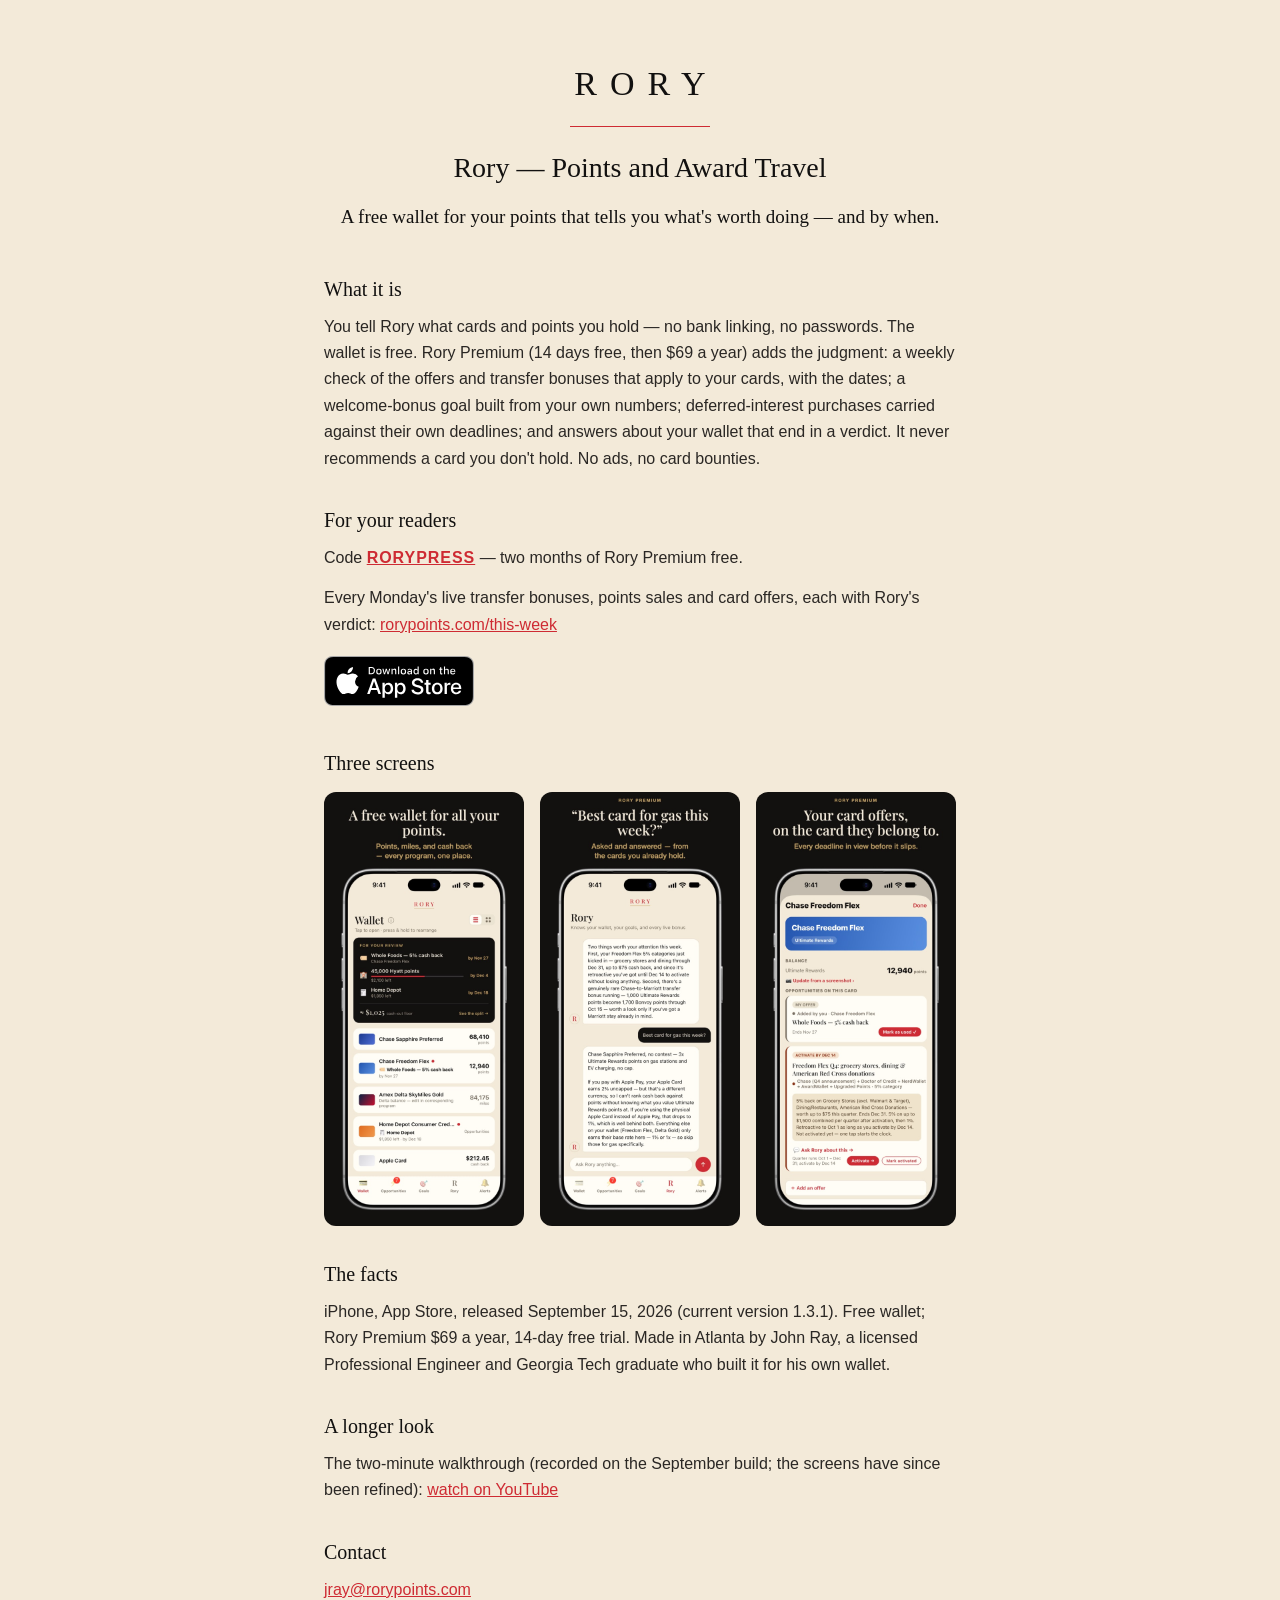
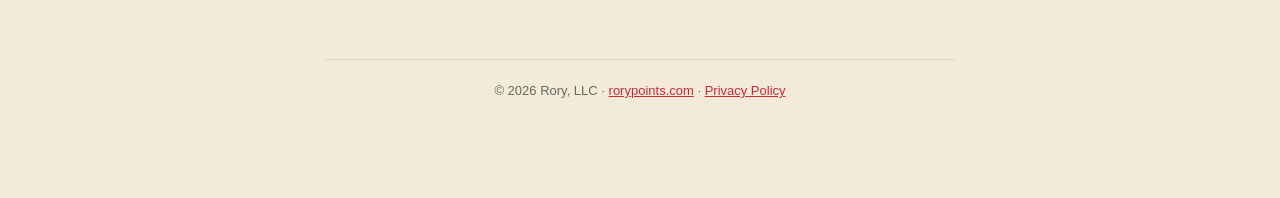
<file: press.html>
<!doctype html>
<html lang="en">
<head>
<meta charset="utf-8">
<meta name="viewport" content="width=device-width, initial-scale=1">
<title>Press — RORY</title>
<meta name="description" content="Rory — Points and Award Travel. A free wallet for your points that tells you what's worth doing — and by when.">
<link rel="canonical" href="https://rorypoints.com/press">
<link rel="icon" type="image/png" sizes="32x32" href="assets/favicon-32.png">
<link rel="apple-touch-icon" href="assets/apple-touch-icon.png">
<style>
  :root{--crimson:#CE2B33;--ink:#121110;--cream:#F3EAD9;--body:#2a2724;--muted:#6f675e;
    --serif:'Didot','Bodoni 72','Bodoni MT','Playfair Display',Georgia,serif;
    --sans:-apple-system,'Helvetica Neue','Segoe UI',Arial,sans-serif;}
  *{box-sizing:border-box;margin:0;padding:0}
  body{background:var(--cream);color:var(--body);font-family:var(--sans);line-height:1.65;font-size:16px}
  .wrap{max-width:680px;margin:0 auto;padding:56px 24px 96px}
  header{text-align:center;margin-bottom:40px}
  .wordmark{font-family:var(--serif);font-size:34px;letter-spacing:.38em;text-indent:.38em;color:var(--ink)}
  .wordmark a{color:var(--ink);text-decoration:none}
  .rule{width:140px;height:1px;background:var(--crimson);margin:14px auto 18px}
  h1{font-family:var(--serif);font-weight:400;font-size:28px;color:var(--ink)}
  .line{font-family:var(--serif);font-size:19px;color:var(--ink);margin-top:10px}
  h2{font-family:var(--serif);font-weight:400;font-size:20px;color:var(--ink);margin:32px 0 8px}
  p{margin-bottom:14px}
  a{color:var(--crimson)}
  .code{font-weight:600;letter-spacing:.06em}
  .appstore{display:inline-block;margin-top:4px}
  .appstore img{display:block;height:50px;width:auto}
  .shots{display:grid;grid-template-columns:repeat(3,1fr);gap:16px;margin-top:12px}
  .shots img{display:block;width:100%;height:auto;border-radius:12px}
  @media (max-width:560px){
    .shots{grid-template-columns:1fr;gap:20px;max-width:320px;margin-left:auto;margin-right:auto}
  }
  footer{margin-top:56px;padding-top:20px;border-top:1px solid #e2d8c6;color:var(--muted);font-size:13px;text-align:center}
</style>
</head>
<body>
<div class="wrap">
<header>
  <div class="wordmark"><a href="index.html">RORY</a></div>
  <div class="rule"></div>
  <h1>Rory — Points and Award Travel</h1>
  <p class="line">A free wallet for your points that tells you what's worth doing — and by when.</p>
</header>

<h2>What it is</h2>
<p>You tell Rory what cards and points you hold — no bank linking, no passwords. The wallet is free. Rory Premium (14 days free, then $69 a year) adds the judgment: a weekly check of the offers and transfer bonuses that apply to your cards, with the dates; a welcome-bonus goal built from your own numbers; deferred-interest purchases carried against their own deadlines; and answers about your wallet that end in a verdict. It never recommends a card you don't hold. No ads, no card bounties.</p>

<h2>For your readers</h2>
<p>Code <a class="code" href="https://apps.apple.com/redeem?ctx=offercodes&amp;id=6804279759&amp;code=RORYPRESS">RORYPRESS</a> — two months of Rory Premium free.</p>
<p>Every Monday's live transfer bonuses, points sales and card offers, each with Rory's verdict: <a href="this-week/">rorypoints.com/this-week</a></p>
<a class="appstore" href="https://apps.apple.com/app/apple-store/id6804279759?pt=129220062&amp;ct=press&amp;mt=8"><img src="assets/app-store-badge.svg" alt="Download Rory on the App Store" width="150" height="50"></a>

<h2>Three screens</h2>
<div class="shots">
  <img src="assets/press/press-1-wallet.jpg" alt="Rory Wallet — a free wallet for all your points: points, miles and cash back, with the decisions due by date" width="600" height="1303" loading="lazy">
  <img src="assets/press/press-2-gas.jpg" alt="Rory Premium — “Best card for gas this week?” asked and answered from the cards you already hold" width="600" height="1303" loading="lazy">
  <img src="assets/press/press-3-offers.jpg" alt="Rory Premium — your card offers on the card they belong to, every deadline in view" width="600" height="1303" loading="lazy">
</div>

<h2>The facts</h2>
<p>iPhone, App Store, released September 15, 2026 (current version 1.3.1). Free wallet; Rory Premium $69 a year, 14-day free trial. Made in Atlanta by John Ray, a licensed Professional Engineer and Georgia Tech graduate who built it for his own wallet.</p>

<h2>A longer look</h2>
<p>The two-minute walkthrough (recorded on the September build; the screens have since been refined): <a href="https://youtu.be/WAN3Fao58p0">watch on YouTube</a></p>

<h2>Contact</h2>
<p><a href="mailto:jray@rorypoints.com">jray@rorypoints.com</a></p>

<footer>
  &copy; 2026 Rory, LLC &middot; <a href="index.html">rorypoints.com</a> &middot; <a href="privacy.html">Privacy Policy</a>
</footer>
</div>
</body>
</html>
</file>
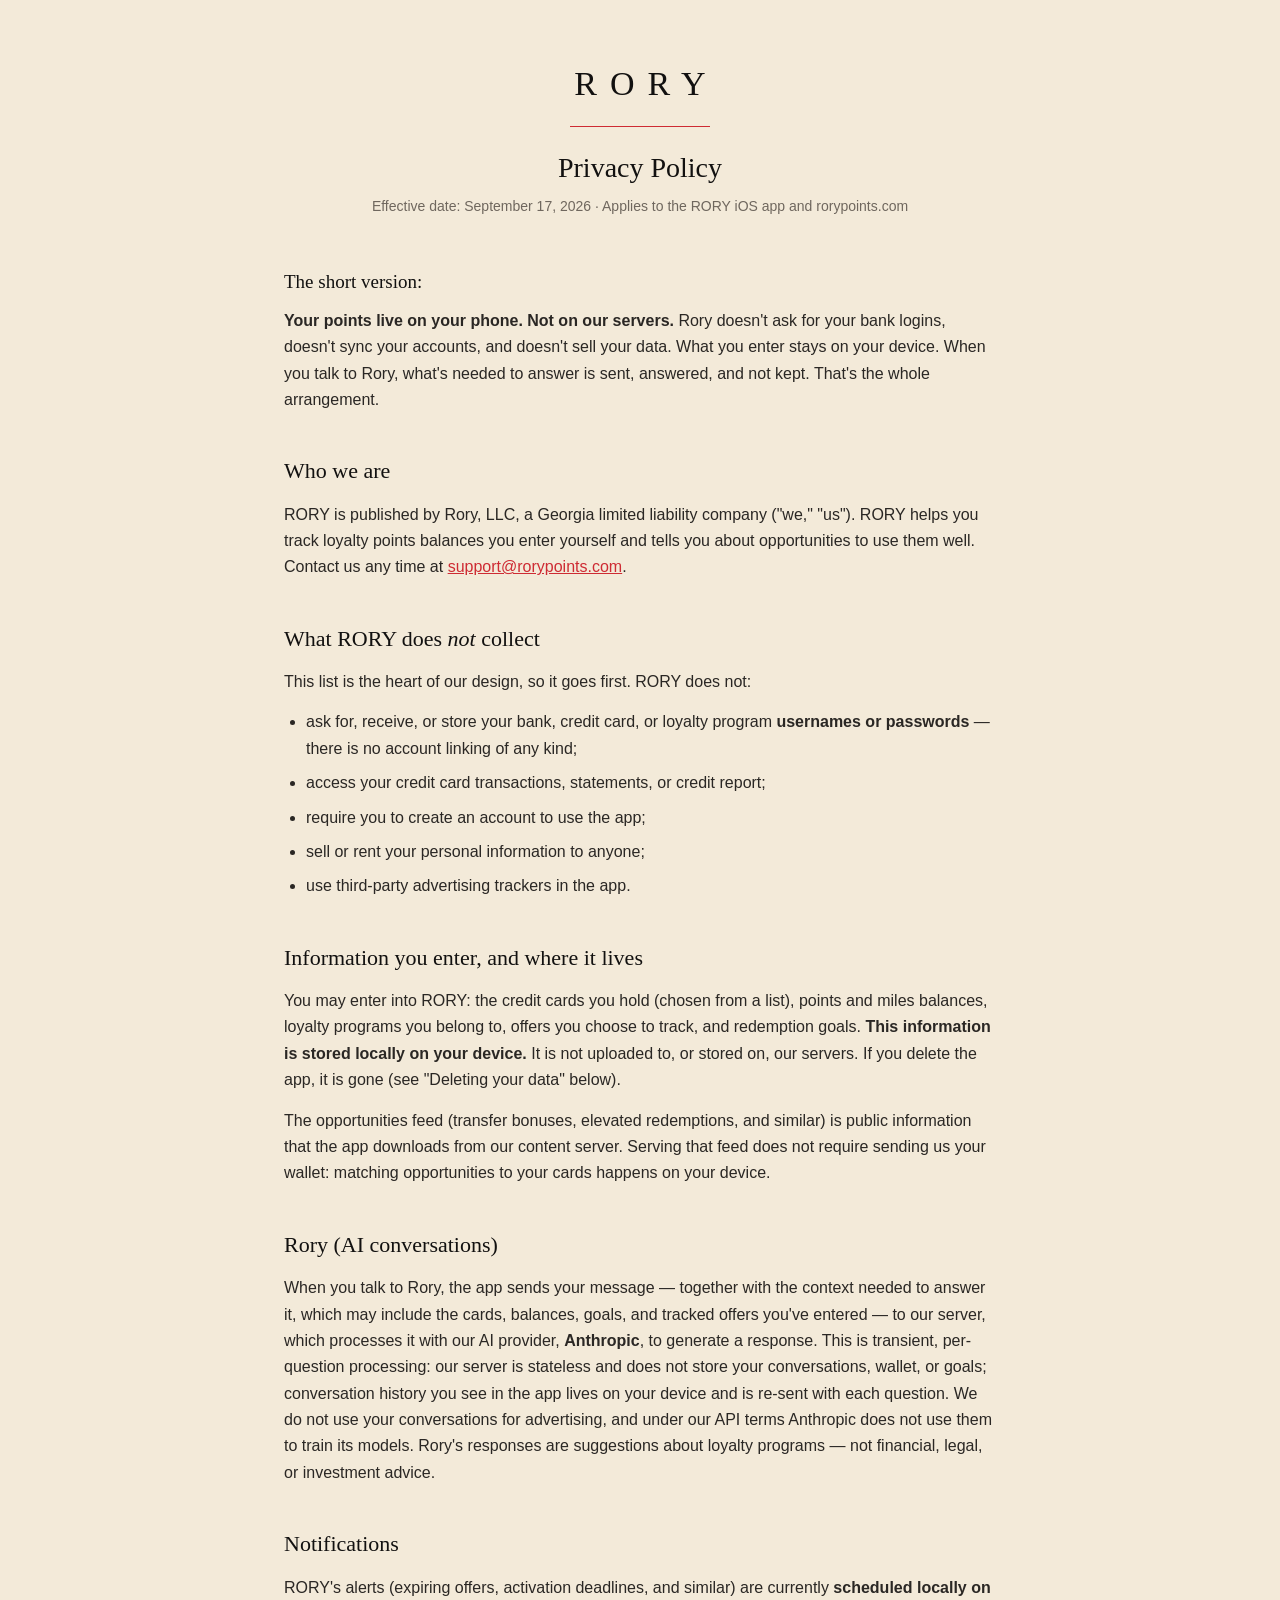
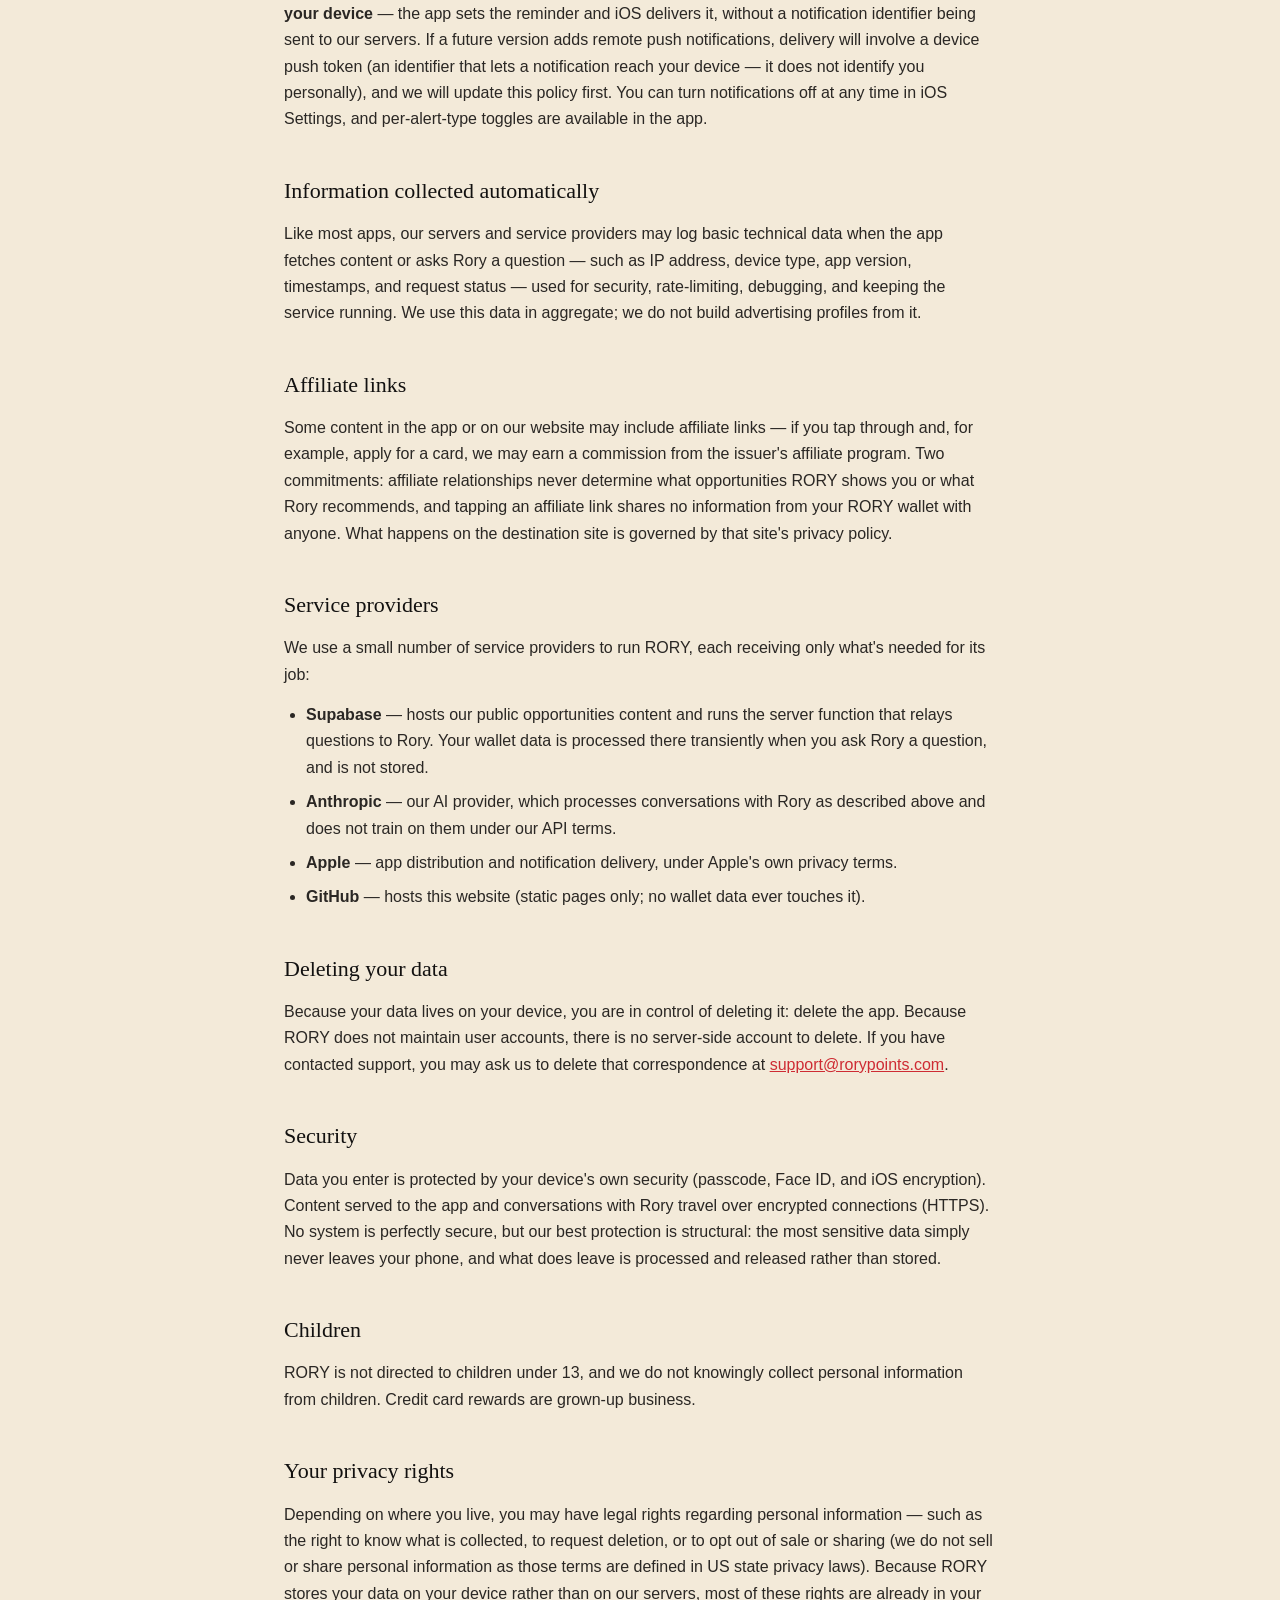
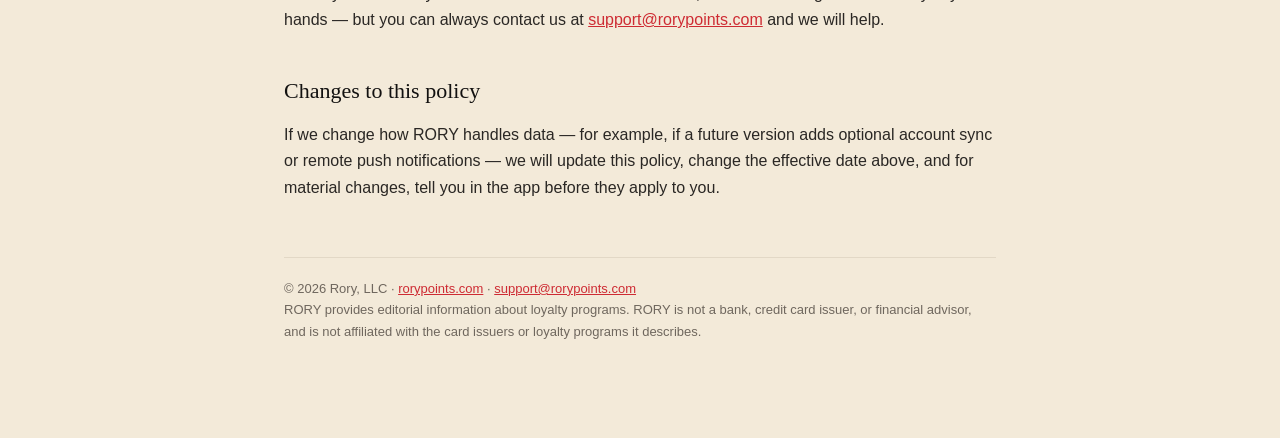
<file: privacy.html>
<!doctype html>
<html lang="en">
<head>
<meta charset="utf-8">
<meta name="viewport" content="width=device-width, initial-scale=1">
<title>Privacy Policy — RORY</title>
<link rel="icon" type="image/png" sizes="32x32" href="assets/favicon-32.png">
<link rel="apple-touch-icon" href="assets/apple-touch-icon.png">
<style>
  :root{--crimson:#CE2B33;--ink:#121110;--cream:#F3EAD9;--body:#2a2724;--muted:#6f675e;
    --serif:'Didot','Bodoni 72','Bodoni MT','Playfair Display',Georgia,serif;
    --sans:-apple-system,'Helvetica Neue','Segoe UI',Arial,sans-serif;}
  *{box-sizing:border-box;margin:0;padding:0}
  body{background:var(--cream);color:var(--body);font-family:var(--sans);line-height:1.65;font-size:16px}
  .wrap{max-width:760px;margin:0 auto;padding:56px 24px 96px}
  header{text-align:center;margin-bottom:48px}
  .wordmark{font-family:var(--serif);font-size:34px;letter-spacing:.38em;text-indent:.38em;color:var(--ink)}
  .wordmark a{color:var(--ink);text-decoration:none}
  .rule{width:140px;height:1px;background:var(--crimson);margin:14px auto 18px}
  h1{font-family:var(--serif);font-weight:400;font-size:28px;color:var(--ink);margin-bottom:4px}
  .meta{color:var(--muted);font-size:14px}
  h2{font-family:var(--serif);font-weight:400;font-size:22px;color:var(--ink);margin:40px 0 12px}
  p{margin-bottom:14px}
  ul{margin:0 0 14px 22px}
  li{margin-bottom:8px}
  .short{margin-bottom:8px}
  .short p{margin-bottom:10px}
  .short .lead{font-family:var(--serif);font-size:19px;color:var(--ink)}
  a{color:var(--crimson)}
  footer{margin-top:56px;padding-top:20px;border-top:1px solid #e2d8c6;color:var(--muted);font-size:13px}
</style>
</head>
<body>
<div class="wrap">

<header>
  <div class="wordmark"><a href="index.html">RORY</a></div>
  <div class="rule"></div>
  <h1>Privacy Policy</h1>
  <div class="meta">Effective date: September 17, 2026 &middot; Applies to the RORY iOS app and rorypoints.com</div>
</header>

<div class="short">
  <p class="lead">The short version:</p>
  <p><b>Your points live on your phone. Not on our servers.</b> Rory doesn't ask for your bank logins, doesn't sync your accounts, and doesn't sell your data. What you enter stays on your device. When you talk to Rory, what's needed to answer is sent, answered, and not kept. That's the whole arrangement.</p>
</div>

<h2>Who we are</h2>
<p>RORY is published by Rory, LLC, a Georgia limited liability company ("we," "us"). RORY helps you track loyalty points balances you enter yourself and tells you about opportunities to use them well. Contact us any time at <a href="mailto:support@rorypoints.com">support@rorypoints.com</a>.</p>

<h2>What RORY does <em>not</em> collect</h2>
<p>This list is the heart of our design, so it goes first. RORY does not:</p>
<ul>
  <li>ask for, receive, or store your bank, credit card, or loyalty program <b>usernames or passwords</b> — there is no account linking of any kind;</li>
  <li>access your credit card transactions, statements, or credit report;</li>
  <li>require you to create an account to use the app;</li>
  <li>sell or rent your personal information to anyone;</li>
  <li>use third-party advertising trackers in the app.</li>
</ul>

<h2>Information you enter, and where it lives</h2>
<p>You may enter into RORY: the credit cards you hold (chosen from a list), points and miles balances, loyalty programs you belong to, offers you choose to track, and redemption goals. <b>This information is stored locally on your device.</b> It is not uploaded to, or stored on, our servers. If you delete the app, it is gone (see "Deleting your data" below).</p>
<p>The opportunities feed (transfer bonuses, elevated redemptions, and similar) is public information that the app downloads from our content server. Serving that feed does not require sending us your wallet: matching opportunities to your cards happens on your device.</p>

<h2>Rory (AI conversations)</h2>
<p>When you talk to Rory, the app sends your message — together with the context needed to answer it, which may include the cards, balances, goals, and tracked offers you've entered — to our server, which processes it with our AI provider, <b>Anthropic</b>, to generate a response. This is transient, per-question processing: our server is stateless and does not store your conversations, wallet, or goals; conversation history you see in the app lives on your device and is re-sent with each question. We do not use your conversations for advertising, and under our API terms Anthropic does not use them to train its models. Rory's responses are suggestions about loyalty programs — not financial, legal, or investment advice.</p>

<h2>Notifications</h2>
<p>RORY's alerts (expiring offers, activation deadlines, and similar) are currently <b>scheduled locally on your device</b> — the app sets the reminder and iOS delivers it, without a notification identifier being sent to our servers. If a future version adds remote push notifications, delivery will involve a device push token (an identifier that lets a notification reach your device — it does not identify you personally), and we will update this policy first. You can turn notifications off at any time in iOS Settings, and per-alert-type toggles are available in the app.</p>

<h2>Information collected automatically</h2>
<p>Like most apps, our servers and service providers may log basic technical data when the app fetches content or asks Rory a question — such as IP address, device type, app version, timestamps, and request status — used for security, rate-limiting, debugging, and keeping the service running. We use this data in aggregate; we do not build advertising profiles from it.</p>

<h2>Affiliate links</h2>
<p>Some content in the app or on our website may include affiliate links — if you tap through and, for example, apply for a card, we may earn a commission from the issuer's affiliate program. Two commitments: affiliate relationships never determine what opportunities RORY shows you or what Rory recommends, and tapping an affiliate link shares no information from your RORY wallet with anyone. What happens on the destination site is governed by that site's privacy policy.</p>

<h2>Service providers</h2>
<p>We use a small number of service providers to run RORY, each receiving only what's needed for its job:</p>
<ul>
  <li><b>Supabase</b> — hosts our public opportunities content and runs the server function that relays questions to Rory. Your wallet data is processed there transiently when you ask Rory a question, and is not stored.</li>
  <li><b>Anthropic</b> — our AI provider, which processes conversations with Rory as described above and does not train on them under our API terms.</li>
  <li><b>Apple</b> — app distribution and notification delivery, under Apple's own privacy terms.</li>
  <li><b>GitHub</b> — hosts this website (static pages only; no wallet data ever touches it).</li>
</ul>

<h2>Deleting your data</h2>
<p>Because your data lives on your device, you are in control of deleting it: delete the app. Because RORY does not maintain user accounts, there is no server-side account to delete. If you have contacted support, you may ask us to delete that correspondence at <a href="mailto:support@rorypoints.com">support@rorypoints.com</a>.</p>

<h2>Security</h2>
<p>Data you enter is protected by your device's own security (passcode, Face ID, and iOS encryption). Content served to the app and conversations with Rory travel over encrypted connections (HTTPS). No system is perfectly secure, but our best protection is structural: the most sensitive data simply never leaves your phone, and what does leave is processed and released rather than stored.</p>

<h2>Children</h2>
<p>RORY is not directed to children under 13, and we do not knowingly collect personal information from children. Credit card rewards are grown-up business.</p>

<h2>Your privacy rights</h2>
<p>Depending on where you live, you may have legal rights regarding personal information — such as the right to know what is collected, to request deletion, or to opt out of sale or sharing (we do not sell or share personal information as those terms are defined in US state privacy laws). Because RORY stores your data on your device rather than on our servers, most of these rights are already in your hands — but you can always contact us at <a href="mailto:support@rorypoints.com">support@rorypoints.com</a> and we will help.</p>

<h2>Changes to this policy</h2>
<p>If we change how RORY handles data — for example, if a future version adds optional account sync or remote push notifications — we will update this policy, change the effective date above, and for material changes, tell you in the app before they apply to you.</p>

<footer>
  &copy; 2026 Rory, LLC &middot; <a href="index.html">rorypoints.com</a> &middot; <a href="mailto:support@rorypoints.com">support@rorypoints.com</a><br>
  RORY provides editorial information about loyalty programs. RORY is not a bank, credit card issuer, or financial advisor, and is not affiliated with the card issuers or loyalty programs it describes.
</footer>

</div>
</body>
</html>
</file>
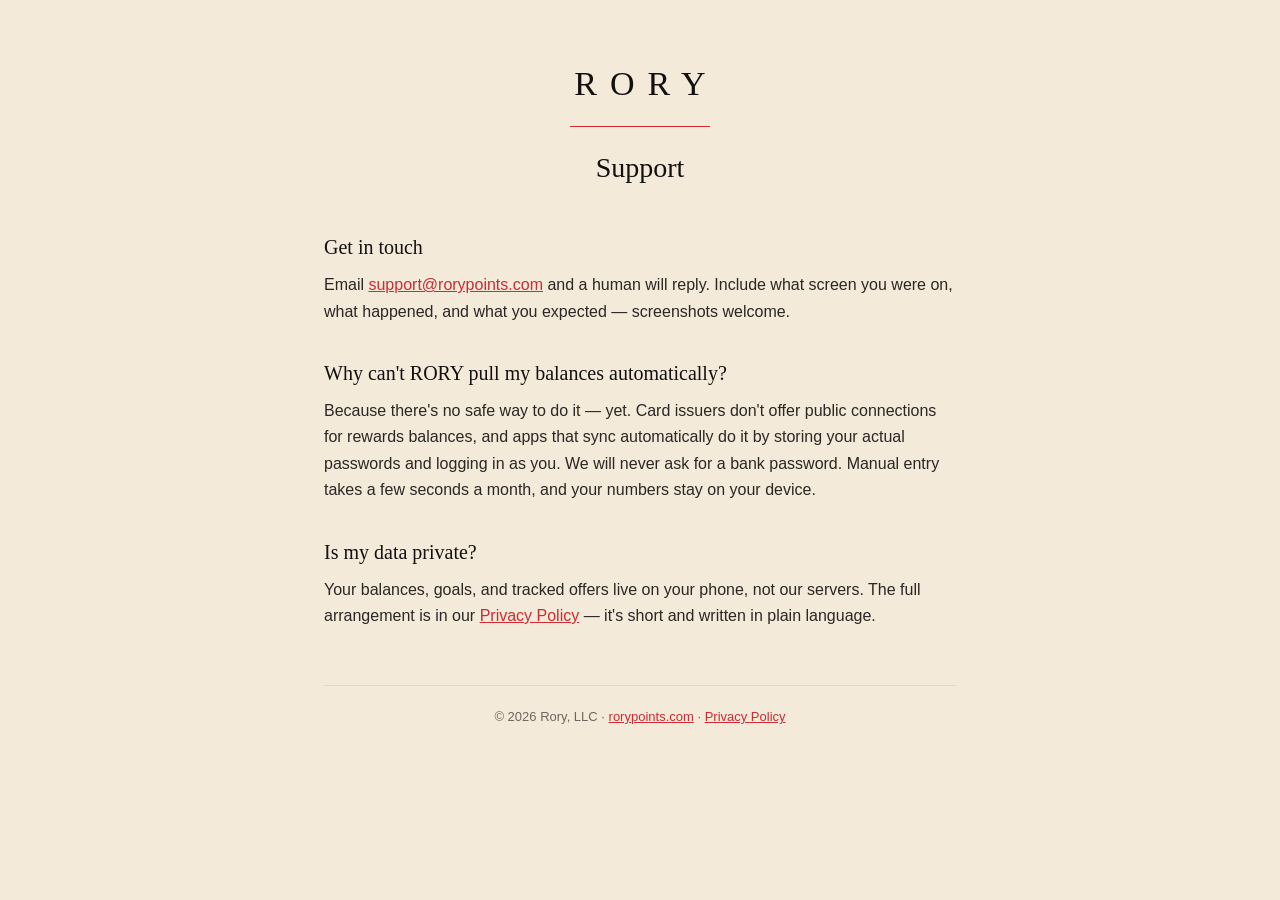
<file: support.html>
<!doctype html>
<html lang="en">
<head>
<meta charset="utf-8">
<meta name="viewport" content="width=device-width, initial-scale=1">
<title>Support — RORY</title>
<link rel="icon" type="image/png" sizes="32x32" href="assets/favicon-32.png">
<link rel="apple-touch-icon" href="assets/apple-touch-icon.png">
<style>
  :root{--crimson:#CE2B33;--ink:#121110;--cream:#F3EAD9;--body:#2a2724;--muted:#6f675e;
    --serif:'Didot','Bodoni 72','Bodoni MT','Playfair Display',Georgia,serif;
    --sans:-apple-system,'Helvetica Neue','Segoe UI',Arial,sans-serif;}
  *{box-sizing:border-box;margin:0;padding:0}
  body{background:var(--cream);color:var(--body);font-family:var(--sans);line-height:1.65;font-size:16px}
  .wrap{max-width:680px;margin:0 auto;padding:56px 24px 96px}
  header{text-align:center;margin-bottom:40px}
  .wordmark{font-family:var(--serif);font-size:34px;letter-spacing:.38em;text-indent:.38em;color:var(--ink)}
  .wordmark a{color:var(--ink);text-decoration:none}
  .rule{width:140px;height:1px;background:var(--crimson);margin:14px auto 18px}
  h1{font-family:var(--serif);font-weight:400;font-size:28px;color:var(--ink)}
  h2{font-family:var(--serif);font-weight:400;font-size:20px;color:var(--ink);margin:32px 0 8px}
  p{margin-bottom:14px}
  a{color:var(--crimson)}
  footer{margin-top:56px;padding-top:20px;border-top:1px solid #e2d8c6;color:var(--muted);font-size:13px;text-align:center}
</style>
</head>
<body>
<div class="wrap">
<header>
  <div class="wordmark"><a href="index.html">RORY</a></div>
  <div class="rule"></div>
  <h1>Support</h1>
</header>

<h2>Get in touch</h2>
<p>Email <a href="mailto:support@rorypoints.com">support@rorypoints.com</a> and a human will reply. Include what screen you were on, what happened, and what you expected — screenshots welcome.</p>

<h2>Why can't RORY pull my balances automatically?</h2>
<p>Because there's no safe way to do it — yet. Card issuers don't offer public connections for rewards balances, and apps that sync automatically do it by storing your actual passwords and logging in as you. We will never ask for a bank password. Manual entry takes a few seconds a month, and your numbers stay on your device.</p>

<h2>Is my data private?</h2>
<p>Your balances, goals, and tracked offers live on your phone, not our servers. The full arrangement is in our <a href="privacy.html">Privacy Policy</a> — it's short and written in plain language.</p>

<footer>
  &copy; 2026 Rory, LLC &middot; <a href="index.html">rorypoints.com</a> &middot; <a href="privacy.html">Privacy Policy</a>
</footer>
</div>
</body>
</html>
</file>
<file: assets/site.css>
/* Rory — rorypoints.com shared styles (site v2).
   Palette is the sealed brand set (do not recolor brand elements): crimson / ink / cream / gold.
   One committed light look, matching the brand book and the app. Banker voice, quiet confidence. */

:root{
  --crimson:#CE2B33; --crimson-deep:#A81F26;
  --ink:#121110; --cream:#F3EAD9; --cream-2:#ECE0C9; --paper:#FBF7EE;
  --gold:#C4A264; --gold-line:#D8C79F;
  --body:#2a2724; --muted:#6f675e; --line:#e2d8c6;
  --amber:#8A5E10; --amber-bg:#F7E8C6; --amber-line:#E4C783;
  --green:#3f6b46;
  --serif:'Didot','Bodoni 72','Bodoni MT','Playfair Display',Georgia,serif;
  --sans:-apple-system,BlinkMacSystemFont,'Helvetica Neue','Segoe UI',Arial,sans-serif;
  --wrap:1080px; --read:62ch;
  --r:14px;
}

*{box-sizing:border-box;margin:0;padding:0}
html{-webkit-text-size-adjust:100%}
body{
  background:var(--cream);color:var(--body);
  font-family:var(--sans);font-size:17px;line-height:1.65;
  -webkit-font-smoothing:antialiased;text-rendering:optimizeLegibility;
  display:flex;flex-direction:column;min-height:100vh;
}
img{max-width:100%;display:block}
a{color:var(--crimson);text-decoration:none}
a:hover{text-decoration:underline}
:focus-visible{outline:2.5px solid var(--crimson);outline-offset:2px;border-radius:4px}

/* ── Rhythm helpers ─────────────────────────────────────────────── */
.wrap{width:100%;max-width:var(--wrap);margin:0 auto;padding:0 24px}
.band{padding:clamp(56px,9vw,104px) 0}
.band--alt{background:var(--cream-2)}
.band--ink{background:var(--ink);color:#e9e0d1}
.eyebrow{font-family:var(--serif);letter-spacing:.24em;text-indent:.24em;
  text-transform:uppercase;font-size:12.5px;color:var(--muted);margin-bottom:16px}
.band--ink .eyebrow{color:var(--gold)}
h1,h2,h3{font-family:var(--serif);font-weight:400;color:var(--ink);line-height:1.22;
  text-wrap:balance;letter-spacing:-.01em}
.band--ink h2,.band--ink h3{color:#F3EAD9}
h2{font-size:clamp(25px,3.7vw,36px);margin-bottom:16px}
h3{font-size:clamp(19px,2.3vw,22px);margin-bottom:8px}
em{font-style:italic;color:var(--crimson)}
.band--ink em{color:var(--gold)}
.lede{font-size:clamp(16px,2vw,19px);max-width:var(--read);color:var(--body)}
.band--ink .lede{color:#d8cdba}

/* ── Top bar ────────────────────────────────────────────────────── */
.topbar{position:sticky;top:0;z-index:20;background:rgba(243,234,217,.86);
  backdrop-filter:saturate(1.1) blur(8px);border-bottom:1px solid var(--line)}
.topbar .wrap{display:flex;align-items:center;justify-content:space-between;
  gap:16px;padding-top:12px;padding-bottom:12px}
.brandmark{display:flex;align-items:center;gap:11px;color:var(--ink);font-family:var(--serif);
  letter-spacing:.2em;text-indent:.2em;font-size:15px;text-transform:uppercase}
.brandmark:hover{text-decoration:none}
.brandmark img{width:30px;height:auto}
.topnav{display:flex;align-items:center;gap:22px;font-size:14.5px}
.topnav a{color:var(--body)}
.topnav .cta{background:var(--ink);color:var(--cream);padding:9px 16px;border-radius:999px;
  font-weight:600;letter-spacing:.01em}
.topnav .cta:hover{background:#000;text-decoration:none}
@media(max-width:560px){.topnav .plain{display:none}}

/* ── Hero ───────────────────────────────────────────────────────── */
.hero{text-align:center;padding:clamp(48px,8vw,84px) 0 clamp(40px,6vw,64px)}
.hero .crest{width:min(280px,66vw);margin:0 auto clamp(28px,4vw,40px)}
.hero h1{font-size:clamp(28px,5vw,44px);line-height:1.24;margin:0 auto 20px;max-width:16ch}
.hero .banker{max-width:46ch;margin:0 auto;color:var(--body);font-size:clamp(16px,2.2vw,18.5px)}
.hero .tell{font-family:var(--serif);font-size:clamp(19px,3vw,25px);color:var(--ink);
  margin:26px auto 6px;max-width:30ch;text-wrap:balance}
.hero .tell em{font-style:italic;color:var(--crimson)}
.hero .navigator{max-width:40ch;margin:0 auto 4px;color:var(--muted);font-size:16px}
.goldrule{width:110px;height:1px;background:var(--gold);margin:34px auto}

/* ── Capture form ───────────────────────────────────────────────── */
.capture{max-width:452px;margin:0 auto;text-align:left}
.capture .cap-head{font-family:var(--serif);font-size:20px;color:var(--ink);
  text-align:center;margin-bottom:14px}
.capture .row{display:flex;gap:10px}
.capture input[type=email]{flex:1;min-width:0;font-family:var(--sans);font-size:16px;
  padding:14px 15px;border:1px solid var(--gold-line);border-radius:11px;background:var(--paper);
  color:var(--ink)}
.capture input[type=email]::placeholder{color:#a99e8c}
.capture input[type=email]:focus{outline:none;border-color:var(--crimson);
  box-shadow:0 0 0 3px rgba(206,43,51,.14)}
.capture button{white-space:nowrap;font-family:var(--sans);font-weight:600;font-size:16px;
  color:var(--cream);background:var(--crimson);border:0;border-radius:11px;padding:14px 22px;
  cursor:pointer;transition:background .15s ease}
.capture button:hover{background:var(--crimson-deep)}
.capture button:disabled{opacity:.55;cursor:default}
.capture .check{display:flex;align-items:flex-start;gap:9px;margin-top:13px;
  font-size:14.5px;color:var(--muted);cursor:pointer}
.capture .check input{margin-top:3px;accent-color:var(--crimson);width:16px;height:16px;flex:none}
.capture .fineprint{font-size:13px;color:var(--muted);text-align:center;margin-top:12px}
.capture .msg{margin-top:14px;font-size:15px;text-align:center;min-height:1.2em}
.capture .msg.ok{color:var(--green);font-weight:600}
.capture .msg.err{color:var(--crimson-deep)}
.capture.done .row,.capture.done .check,.capture.done .fineprint{display:none}
@media(max-width:460px){.capture .row{flex-direction:column}}

/* ── Proof strip ────────────────────────────────────────────────── */
.proof .fence{font-family:var(--serif);font-style:italic;font-size:clamp(18px,2.6vw,22px);
  color:var(--ink);text-align:center;margin:0 auto 6px}
.shots{display:grid;grid-template-columns:repeat(4,1fr);gap:22px;margin:40px 0 8px}
@media(max-width:900px){.shots{grid-template-columns:repeat(2,1fr);gap:26px}}
@media(max-width:480px){.shots{grid-template-columns:1fr;max-width:300px;margin-inline:auto}}
.shot figure{display:flex;flex-direction:column;gap:0}
.phone{position:relative;border-radius:30px;background:#0c0c0c;padding:9px;
  box-shadow:0 20px 40px -22px rgba(18,17,16,.55),0 2px 0 rgba(255,255,255,.04) inset;
  aspect-ratio:9/19.5;overflow:hidden}
/* No CSS notch — the screenshots are real iOS captures that already show the Dynamic Island. */
.phone img{width:100%;height:100%;object-fit:cover;border-radius:22px;background:var(--cream)}
/* Placeholder shown until the real screenshot PNG is dropped in */
.phone.ph{display:flex;align-items:center;justify-content:center;text-align:center}
.phone.ph span{color:#8d8371;font-size:12.5px;line-height:1.5;padding:0 16px;
  font-family:var(--sans);letter-spacing:.02em}
.shot figcaption{margin-top:14px;font-size:13.5px;color:var(--muted);text-align:center;
  line-height:1.5}
.shot figcaption b{color:var(--ink);font-weight:600;font-family:var(--sans)}
.story{max-width:var(--read);margin:34px auto 0;text-align:center;
  font-size:clamp(16px,2.1vw,18.5px);color:var(--body)}
.story b{color:var(--ink);font-weight:600}

/* ── Feature blocks ─────────────────────────────────────────────── */
.features{display:grid;grid-template-columns:1fr 1fr;gap:2px;background:var(--line);
  border:1px solid var(--line);border-radius:var(--r);overflow:hidden;margin-top:38px}
@media(max-width:720px){.features{grid-template-columns:1fr}}
.feature{background:var(--cream);padding:clamp(26px,3.4vw,38px)}
.band--alt .feature{background:var(--cream-2)}
.feature .k{font-family:var(--serif);letter-spacing:.16em;text-indent:.16em;text-transform:uppercase;
  font-size:12px;color:var(--crimson);margin-bottom:12px}
.feature h3{margin-bottom:10px}
.feature p{color:var(--body);font-size:16px;line-height:1.6}

/* ── Digest link band ───────────────────────────────────────────── */
.deskband{text-align:center}
.deskband .go{display:inline-block;margin-top:18px;font-weight:600}

/* ── Rory Premium tease ─────────────────────────────────────────── */
.reserve{text-align:center}
.reserve .receipt{font-family:var(--serif);font-size:clamp(22px,3.4vw,32px);color:#F3EAD9;
  line-height:1.32;max-width:20ch;margin:0 auto 18px}
.reserve .receipt em{color:var(--gold);font-style:italic}
.reserve .note{color:#c8bda9;max-width:44ch;margin:0 auto;font-size:16px}

/* ── Footer ─────────────────────────────────────────────────────── */
footer{margin-top:auto;text-align:center;padding:30px 24px 40px;color:var(--muted);
  font-size:13px;border-top:1px solid var(--line);background:var(--cream)}
footer .links{margin-bottom:10px}
footer a{color:var(--muted)}
footer .sep{margin:0 9px;color:#cbbfa9}
footer .appstore{display:inline-block;margin:4px auto 16px;line-height:0}
footer .appstore img{width:150px;height:50px}
footer .disclaimer{max-width:66ch;margin:8px auto 0;line-height:1.55}

/* ── Digest page specifics ──────────────────────────────────────── */
.digest-head{text-align:center}
.digest-head .dateline{font-family:var(--serif);letter-spacing:.16em;text-indent:.16em;
  text-transform:uppercase;font-size:12.5px;color:var(--muted);margin-top:10px}
.rows{max-width:760px;margin:34px auto 0;display:flex;flex-direction:column;gap:2px;
  border:1px solid var(--line);border-radius:var(--r);overflow:hidden;background:var(--line)}
.drow{background:var(--paper);padding:22px clamp(18px,3vw,26px)}
.drow .top{display:flex;align-items:baseline;justify-content:space-between;gap:14px;flex-wrap:wrap}
.pill{font-family:var(--sans);font-size:11px;font-weight:700;letter-spacing:.06em;
  text-transform:uppercase;color:var(--muted);background:var(--cream-2);border-radius:999px;
  padding:5px 11px;white-space:nowrap}
.pill.def{color:var(--amber);background:var(--amber-bg);border:1px solid var(--amber-line)}
.drow h3{font-size:18.5px;margin:0;flex:1;min-width:60%;line-height:1.32}
.drow .verdict{margin-top:10px;font-size:15.5px;color:var(--body);line-height:1.6}
.drow .verdict .label{font-family:var(--serif);font-style:italic;color:var(--crimson);
  margin-right:6px}
.drow .meta{margin-top:12px;display:flex;gap:16px;flex-wrap:wrap;align-items:center;
  font-size:13px;color:var(--muted)}
.drow .meta a{font-weight:600}
.morerow{background:var(--cream-2);padding:20px 26px;text-align:center;font-size:15.5px;color:var(--body)}
.morerow b{color:var(--ink)}
.watchline{max-width:760px;margin:16px auto 0;padding:0 6px;font-size:14.5px;color:var(--muted);
  text-align:center}
.watchline b{color:var(--ink);font-weight:600}
.ftc{max-width:680px;margin:26px auto 0;font-size:12.5px;color:var(--muted);line-height:1.55;
  text-align:center;border-top:1px solid var(--line);padding-top:18px}

/* ── Motion (subtle, opt-out honored) ───────────────────────────────
   Hidden ONLY when JS is present (html.js) — so no-JS visitors and crawlers
   always see fully rendered content. Reduced-motion users are never hidden. */
@media(prefers-reduced-motion:no-preference){
  html.js .reveal{opacity:0;transform:translateY(14px);transition:opacity .6s ease,transform .6s ease}
  html.js .reveal.in{opacity:1;transform:none}
}

/* ── App Store (Brief 12, launch patch) ─────────────────────────── */
.hero .store{margin:26px 0 6px;text-align:center}
.hero .store .now{font-family:var(--serif);font-size:20px;color:var(--ink);margin:0 0 12px}
.hero .store .appstore{display:inline-block;line-height:0}
.hero .store .appstore img{width:150px;height:50px}

/* ── Pricing line (Brief 12, change 2) ──────────────────────────── */
.reserve .pricing{font-family:var(--serif);font-size:18px;color:var(--paper);margin:14px 0 0}
</file>
